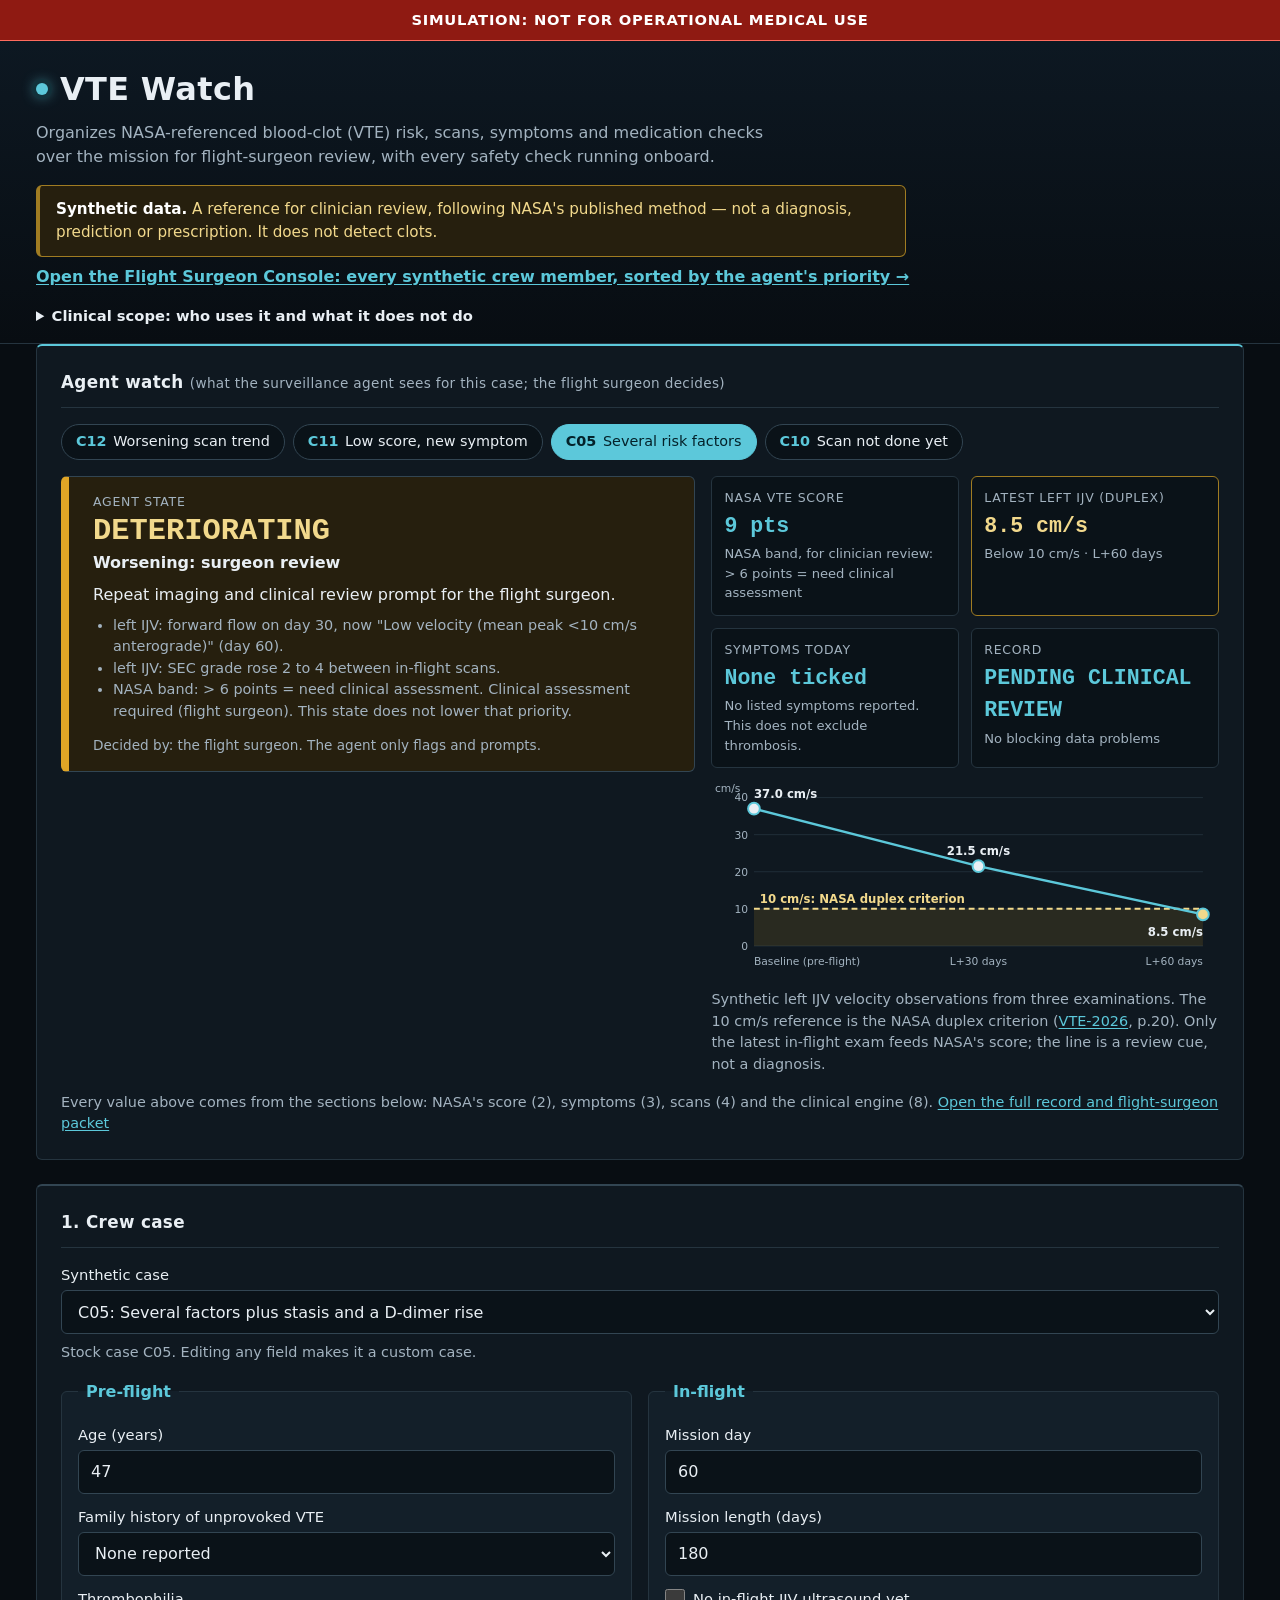
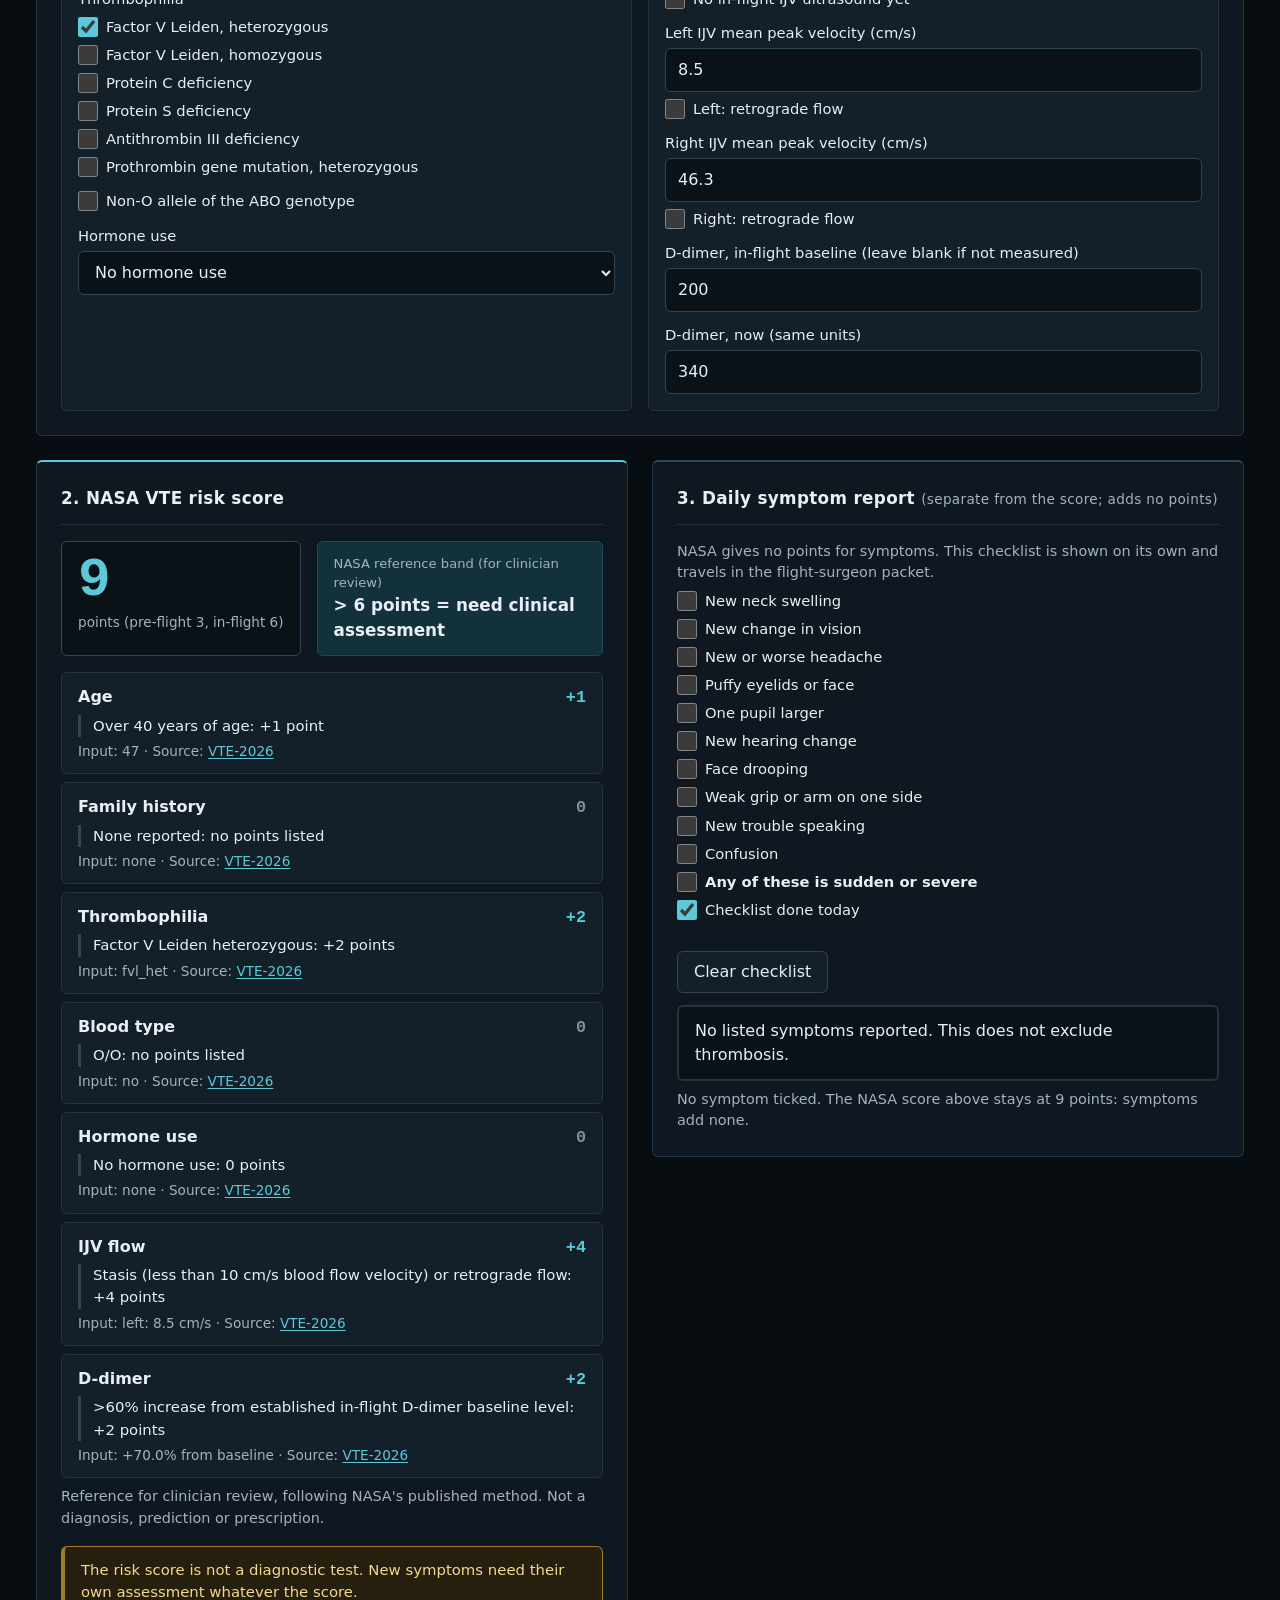
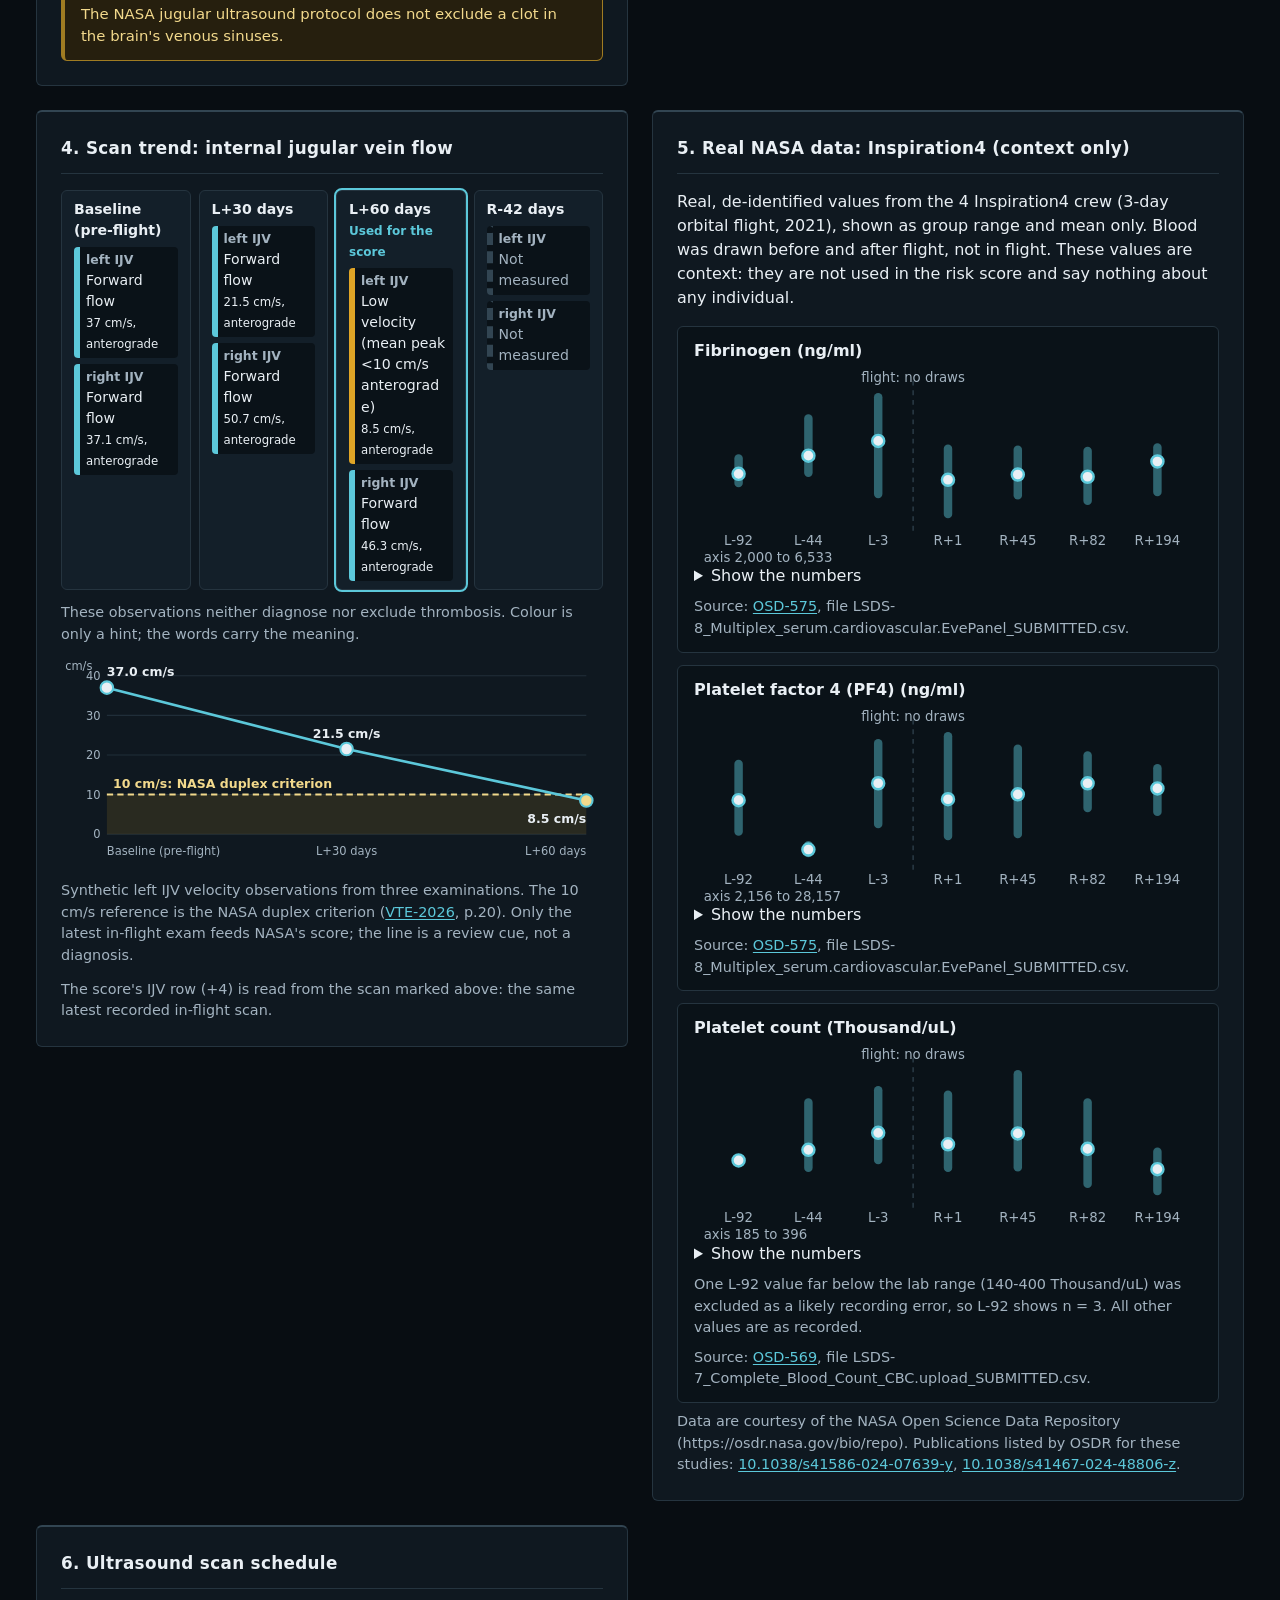
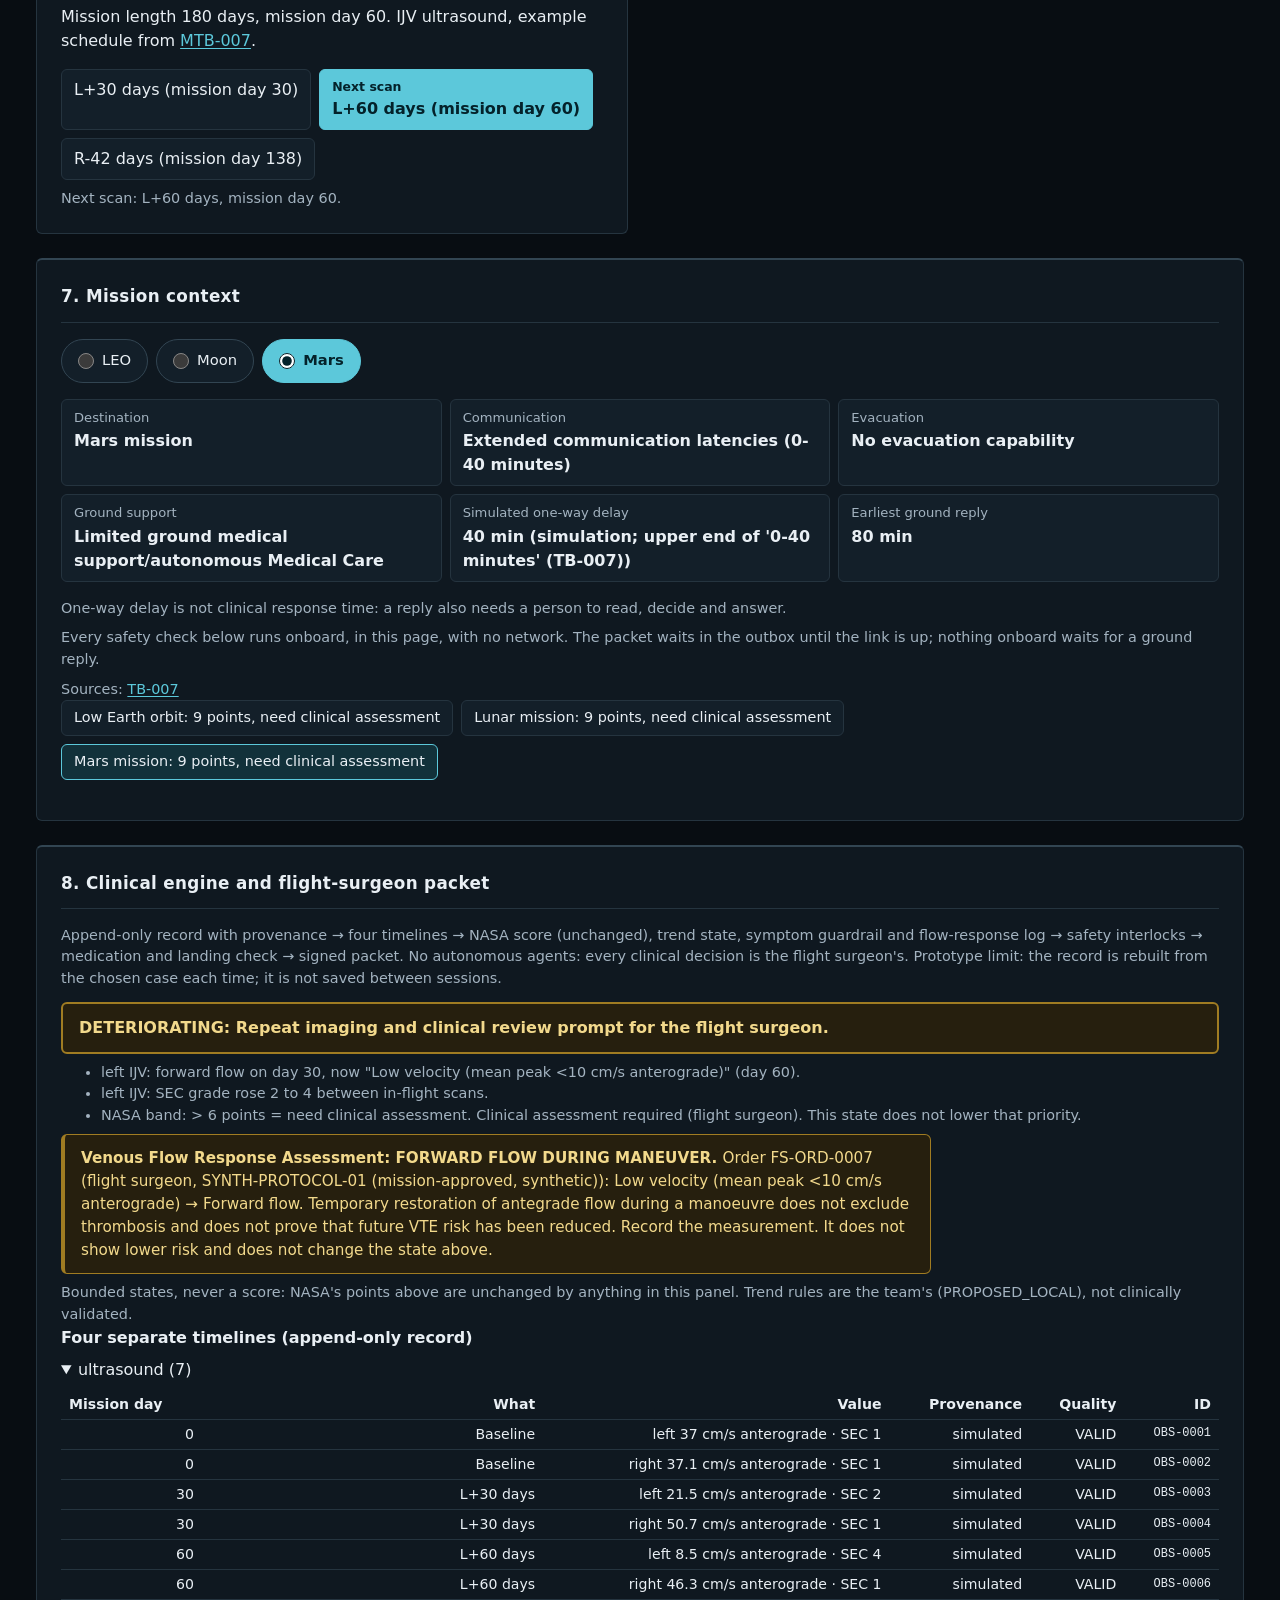
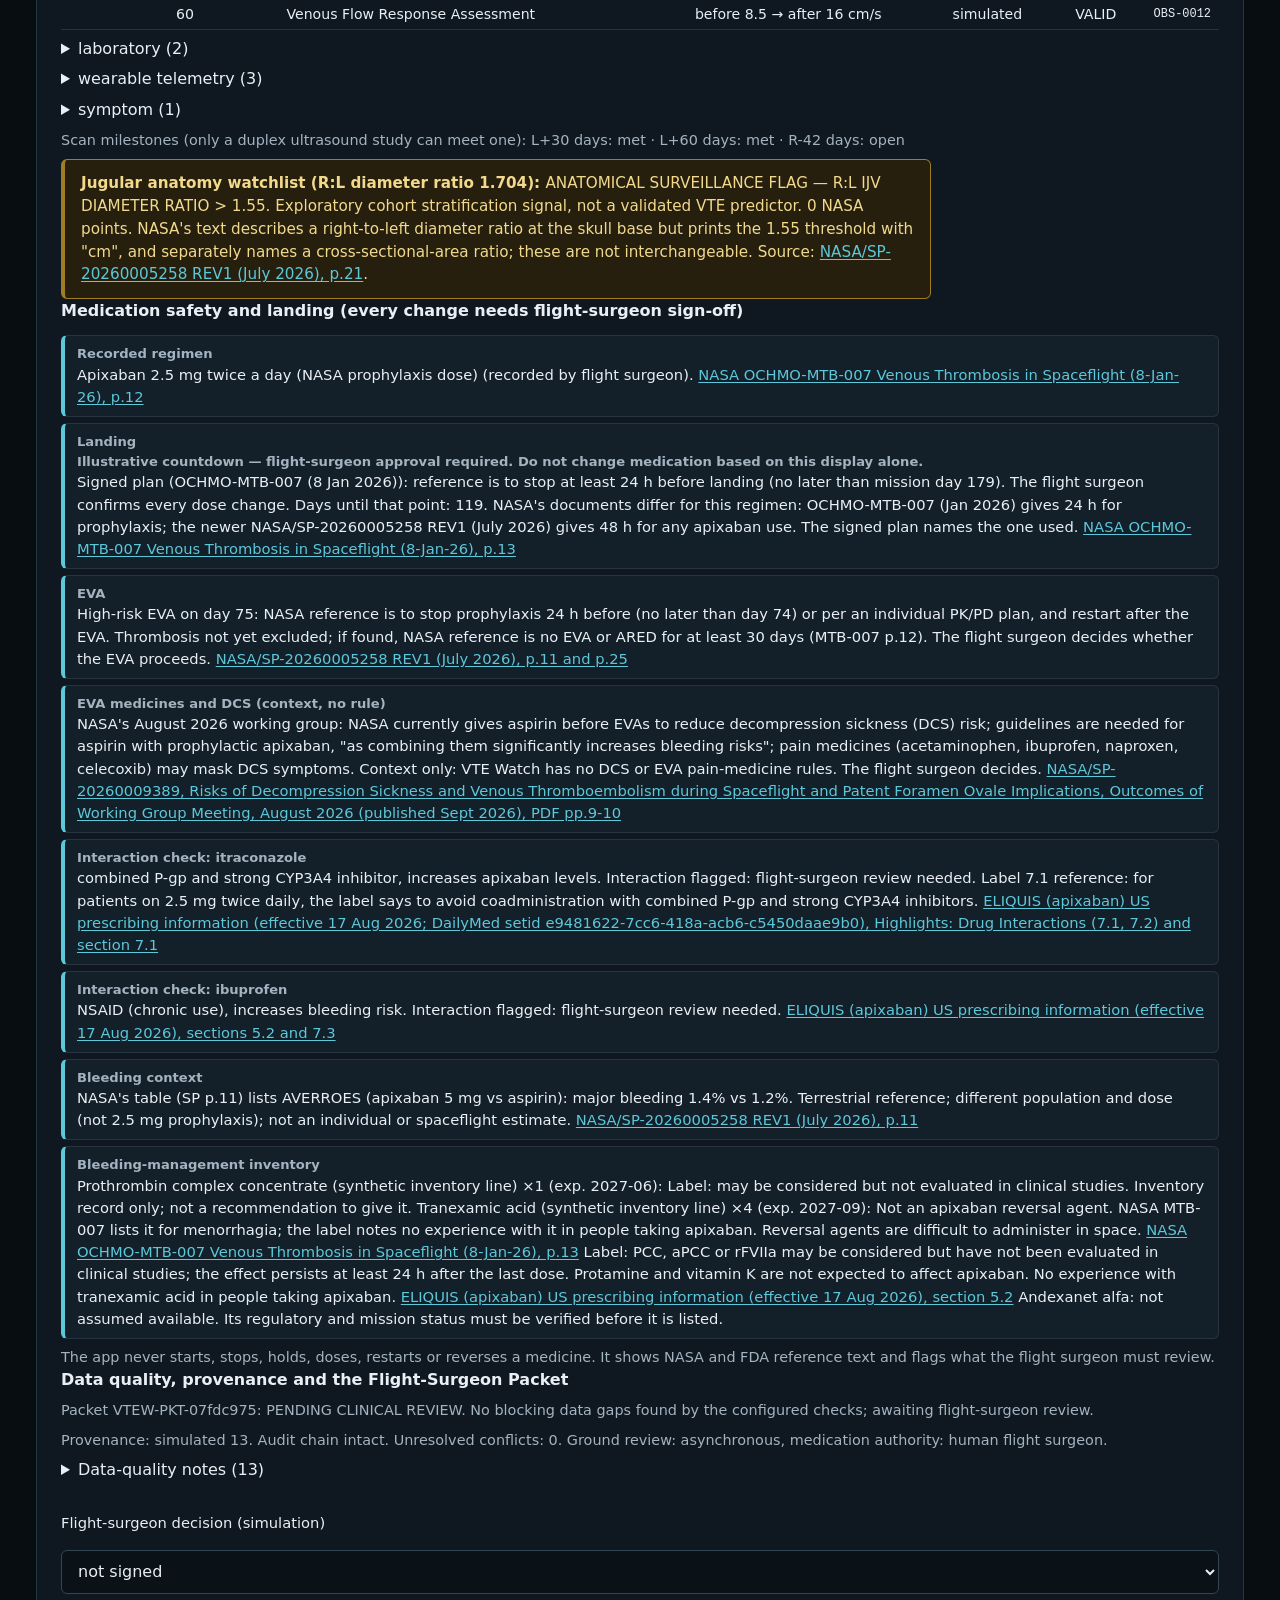
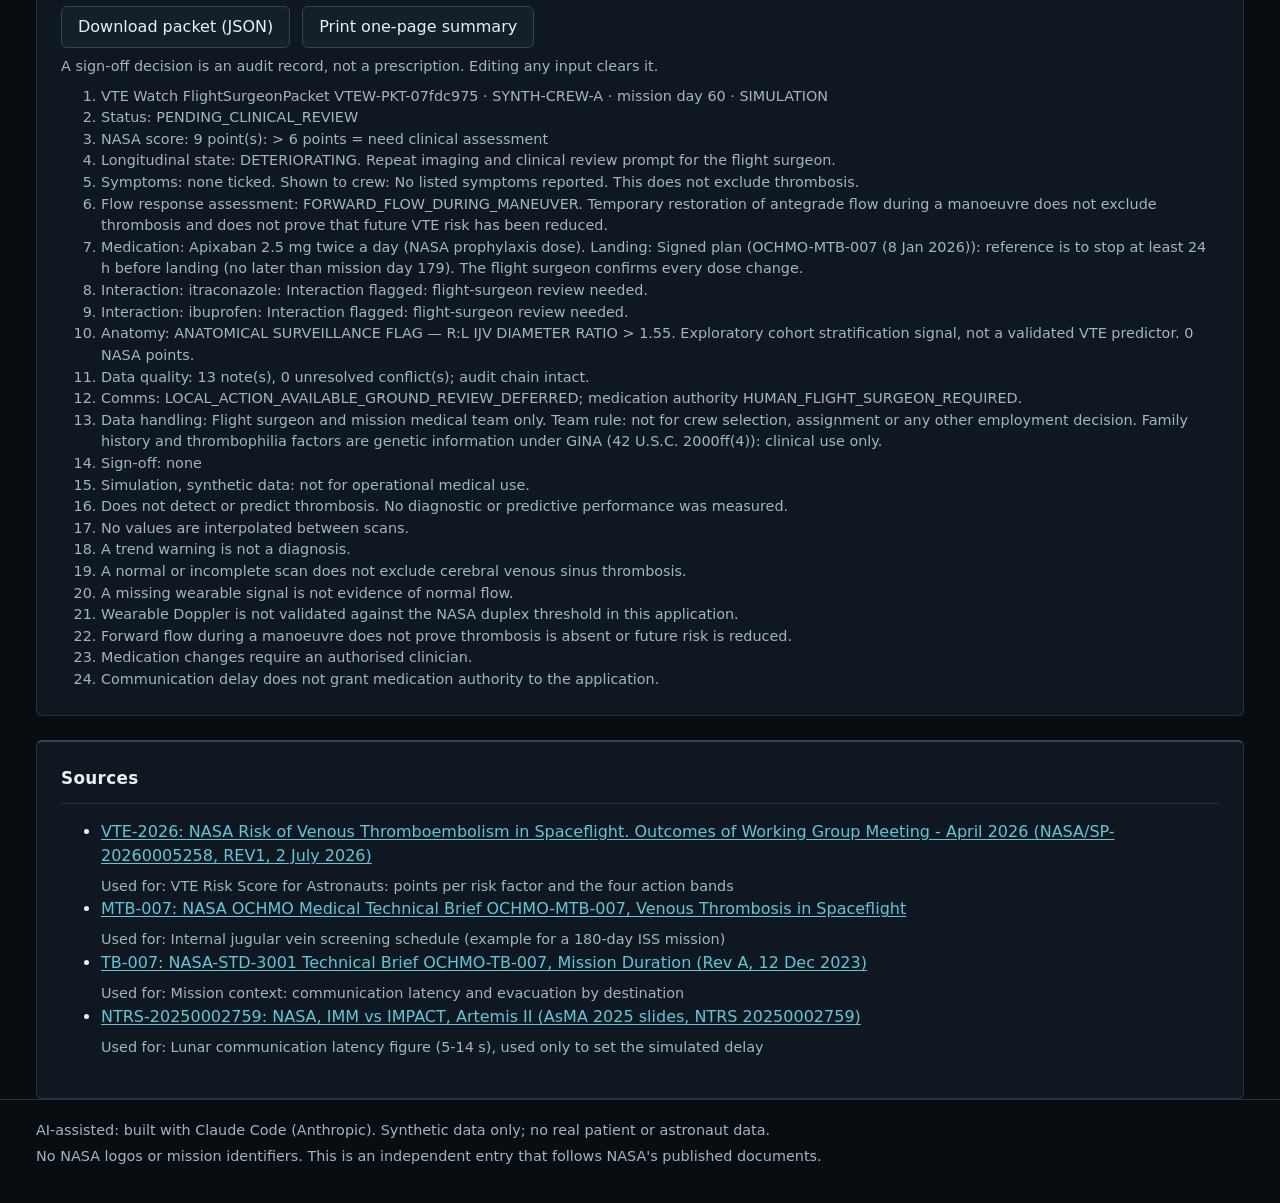
<file: site/index.html>
<!doctype html>
<!-- AI-assisted: written with Claude Code (Anthropic) for the NASA Space Apps 2026 entry. Synthetic data only. -->
<html lang="en">
<head>
<meta charset="utf-8">
<meta name="viewport" content="width=device-width, initial-scale=1">
<meta name="color-scheme" content="dark">
<title>VTE Watch</title>
<meta name="description" content="Organizes NASA-referenced blood-clot (VTE) risk, scans, symptoms and medication checks over the mission for flight-surgeon review, with every safety check running onboard. Synthetic data.">
<link rel="icon" href="data:image/svg+xml,%3Csvg xmlns=%27http://www.w3.org/2000/svg%27 viewBox=%270 0 16 16%27%3E%3Ccircle cx=%278%27 cy=%278%27 r=%277%27 fill=%27%235cc8da%27/%3E%3C/svg%3E">
<link rel="stylesheet" href="style.css">
</head>
<body>
<div class="sim-banner" role="note"><strong>SIMULATION: NOT FOR OPERATIONAL MEDICAL USE</strong></div>
<header class="top">
  <div class="wrap">
    <h1 id="app-name">VTE Watch</h1>
    <p class="purpose">Organizes NASA-referenced blood-clot (VTE) risk, scans, symptoms and medication checks over the mission for flight-surgeon review, with every safety check running onboard.</p>
    <p class="notice" role="note"><strong>Synthetic data.</strong> A reference for clinician review, following NASA's published method &mdash; not a diagnosis, prediction or prescription. It does not detect clots.</p>
    <p class="console-link"><a href="console.html">Open the Flight Surgeon Console: every synthetic crew member, sorted by the agent's priority &rarr;</a></p>
    <details class="scope">
      <summary>Clinical scope: who uses it and what it does not do</summary>
      <ul>
        <li><strong>Astronaut:</strong> fills in the daily symptom checklist; an emergency symptom gets the onboard emergency instruction at once, without waiting for the ground. Cannot change rules, clear an alert or approve medication.</li>
        <li><strong>Crew medical officer:</strong> enters ultrasound and lab results.</li>
        <li><strong>Flight surgeon:</strong> reviews the packet and signs the decision. Every medication and clinical decision is theirs.</li>
      </ul>
      <p>It does not diagnose DVT, IJV thrombosis or cerebral venous sinus thrombosis; treat the NASA score as a validated probability; fill gaps between scans or read missing data as normal; rule out thrombosis when no symptoms are ticked; or start, dose, stop, hold or reverse anticoagulation. Built for crew in a mission medical surveillance programme only, not for patients on Earth or children. Approval level reached: synthetic-data demonstration only.</p>
    </details>
  </div>
</header>

<main class="wrap">
  <section aria-labelledby="h-watch" id="watch" class="watch">
    <h2 id="h-watch">Agent watch <span class="tagline">(what the surveillance agent sees for this case; the flight surgeon decides)</span></h2>
    <div class="chips" role="group" aria-label="Demo cases" id="watch-chips"></div>
    <div id="watch-out"></div>
  </section>
  <section aria-labelledby="h-input">
    <h2 id="h-input">1. Crew case</h2>
    <div class="field">
      <label for="case-pick">Synthetic case</label>
      <select id="case-pick"></select>
      <p class="hint" id="case-note"></p>
    </div>
    <form id="form" class="grid" autocomplete="off" novalidate>
      <fieldset>
        <legend>Pre-flight</legend>
        <div class="field"><label for="age">Age (years)</label><input id="age" type="number" inputmode="decimal" step="any"></div>
        <div class="field"><label for="family">Family history of unprovoked VTE</label>
          <select id="family">
            <option value="none">None reported</option>
            <option value="one_under_50">One first-degree relative under 50</option>
            <option value="two_plus">Two or more first-degree relatives (one under 50)</option>
          </select></div>
        <div class="field"><span class="lbl" id="thr-l">Thrombophilia</span>
          <div class="checks" role="group" aria-labelledby="thr-l">
            <label><input type="checkbox" name="thr" value="fvl_het"> Factor V Leiden, heterozygous</label>
            <label><input type="checkbox" name="thr" value="fvl_hom"> Factor V Leiden, homozygous</label>
            <label><input type="checkbox" name="thr" value="protein_c"> Protein C deficiency</label>
            <label><input type="checkbox" name="thr" value="protein_s"> Protein S deficiency</label>
            <label><input type="checkbox" name="thr" value="at3"> Antithrombin III deficiency</label>
            <label><input type="checkbox" name="thr" value="prothrombin_het"> Prothrombin gene mutation, heterozygous</label>
          </div></div>
        <div class="field"><label class="inline"><input id="abo" type="checkbox"> Non-O allele of the ABO genotype</label></div>
        <div class="field"><label for="hormone">Hormone use</label>
          <select id="hormone">
            <option value="none">No hormone use</option>
            <option value="low">Low / no increased risk hormone</option>
            <option value="some">Some increased risk hormone</option>
            <option value="moderate">Moderate increased risk hormone</option>
          </select></div>
      </fieldset>
      <fieldset>
        <legend>In-flight</legend>
        <div class="field"><label for="mission_day">Mission day</label><input id="mission_day" type="number" inputmode="numeric" step="1"></div>
        <div class="field"><label for="mission_days">Mission length (days)</label><input id="mission_days" type="number" inputmode="numeric" step="1"></div>
        <div class="field"><label class="inline"><input id="noscan" type="checkbox"> No in-flight IJV ultrasound yet</label></div>
        <div id="ijv-fields">
          <div class="field"><label for="left_v">Left IJV mean peak velocity (cm/s)</label><input id="left_v" type="number" inputmode="decimal" step="any">
            <label class="inline"><input id="left_r" type="checkbox"> Left: retrograde flow</label></div>
          <div class="field"><label for="right_v">Right IJV mean peak velocity (cm/s)</label><input id="right_v" type="number" inputmode="decimal" step="any">
            <label class="inline"><input id="right_r" type="checkbox"> Right: retrograde flow</label></div>
        </div>
        <div class="field"><label for="ddb">D-dimer, in-flight baseline (leave blank if not measured)</label><input id="ddb" type="number" inputmode="decimal" step="any"></div>
        <div class="field"><label for="ddn">D-dimer, now (same units)</label><input id="ddn" type="number" inputmode="decimal" step="any"></div>
      </fieldset>
    </form>
  </section>

  <section aria-labelledby="h-score">
    <h2 id="h-score">2. NASA VTE risk score</h2>
    <p id="score-error" class="error" role="alert" hidden></p>
    <div id="score-out"></div>
    <p class="safety" id="score-safety"></p>
  </section>

  <section aria-labelledby="h-sym">
    <h2 id="h-sym">3. Daily symptom report <span class="tagline">(separate from the score; adds no points)</span></h2>
    <p class="hint">NASA gives no points for symptoms. This checklist is shown on its own and travels in the flight-surgeon packet.</p>
    <form id="sym-form" autocomplete="off">
      <div id="sym-checks" class="checks" role="group" aria-label="Symptoms since the last check"></div>
      <label class="inline sev"><input id="sym-severe" type="checkbox"> Any of these is sudden or severe</label>
      <label class="inline"><input id="sym-done" type="checkbox"> Checklist done today</label>
      <div class="flight-bar"><button type="button" id="sym-clear">Clear checklist</button></div>
    </form>
    <div id="sym-out" role="status" aria-live="polite"></div>
  </section>

  <section aria-labelledby="h-trend">
    <h2 id="h-trend">4. Scan trend: internal jugular vein flow</h2>
    <div id="trend-out"></div>
  </section>

  <section aria-labelledby="h-i4">
    <h2 id="h-i4">5. Real NASA data: Inspiration4 (context only)</h2>
    <p id="i4-text">Real, de-identified values from the 4 Inspiration4 crew (3-day orbital flight, 2021), shown as group range and mean only. Blood was drawn before and after flight, not in flight. These values are context: they are not used in the risk score and say nothing about any individual.</p>
    <div id="i4-out"></div>
  </section>

  <section aria-labelledby="h-sched">
    <h2 id="h-sched">6. Ultrasound scan schedule</h2>
    <div id="sched-out"></div>
  </section>

  <section aria-labelledby="h-mission">
    <h2 id="h-mission">7. Mission context</h2>
    <div class="seg" role="radiogroup" aria-label="Mission">
      <label><input type="radio" name="mission" value="leo"> LEO</label>
      <label><input type="radio" name="mission" value="moon"> Moon</label>
      <label><input type="radio" name="mission" value="mars"> Mars</label>
    </div>
    <div id="mission-out"></div>
  </section>

  <section aria-labelledby="h-v3" id="v3">
    <h2 id="h-v3">8. Clinical engine and flight-surgeon packet</h2>
    <p class="hint">Append-only record with provenance &rarr; four timelines &rarr; NASA score (unchanged), trend state, symptom guardrail and flow-response log &rarr; safety interlocks &rarr; medication and landing check &rarr; signed packet. No autonomous agents: every clinical decision is the flight surgeon's. Prototype limit: the record is rebuilt from the chosen case each time; it is not saved between sessions.</p>
    <div id="v3-out"></div>
  </section>

  <section aria-labelledby="h-src">
    <h2 id="h-src">Sources</h2>
    <ul id="sources" class="sources"></ul>
  </section>
</main>

<footer class="foot">
  <div class="wrap">
    <p>AI-assisted: built with Claude Code (Anthropic). Synthetic data only; no real patient or astronaut data.</p>
    <p>No NASA logos or mission identifiers. This is an independent entry that follows NASA's published documents.</p>
  </div>
</footer>
<script type="module" src="app.js"></script>
</body>
</html>
</file>
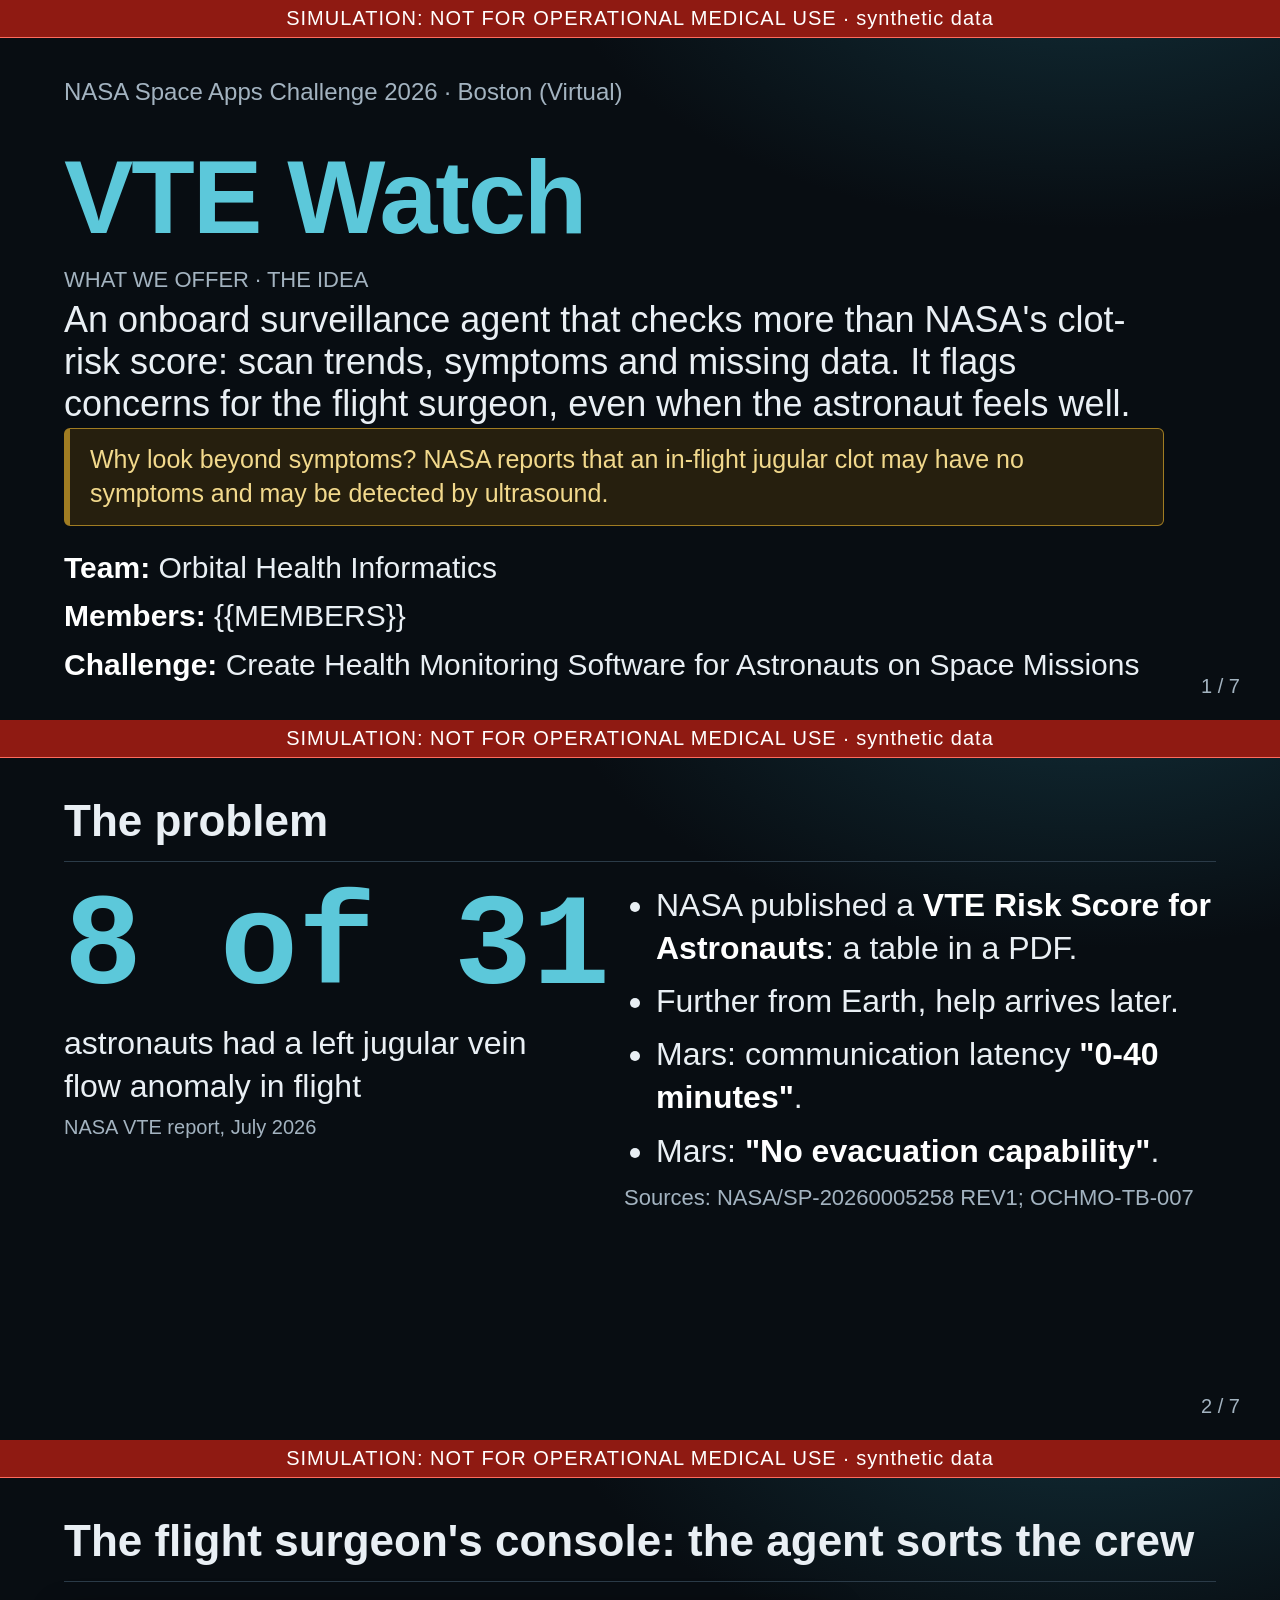
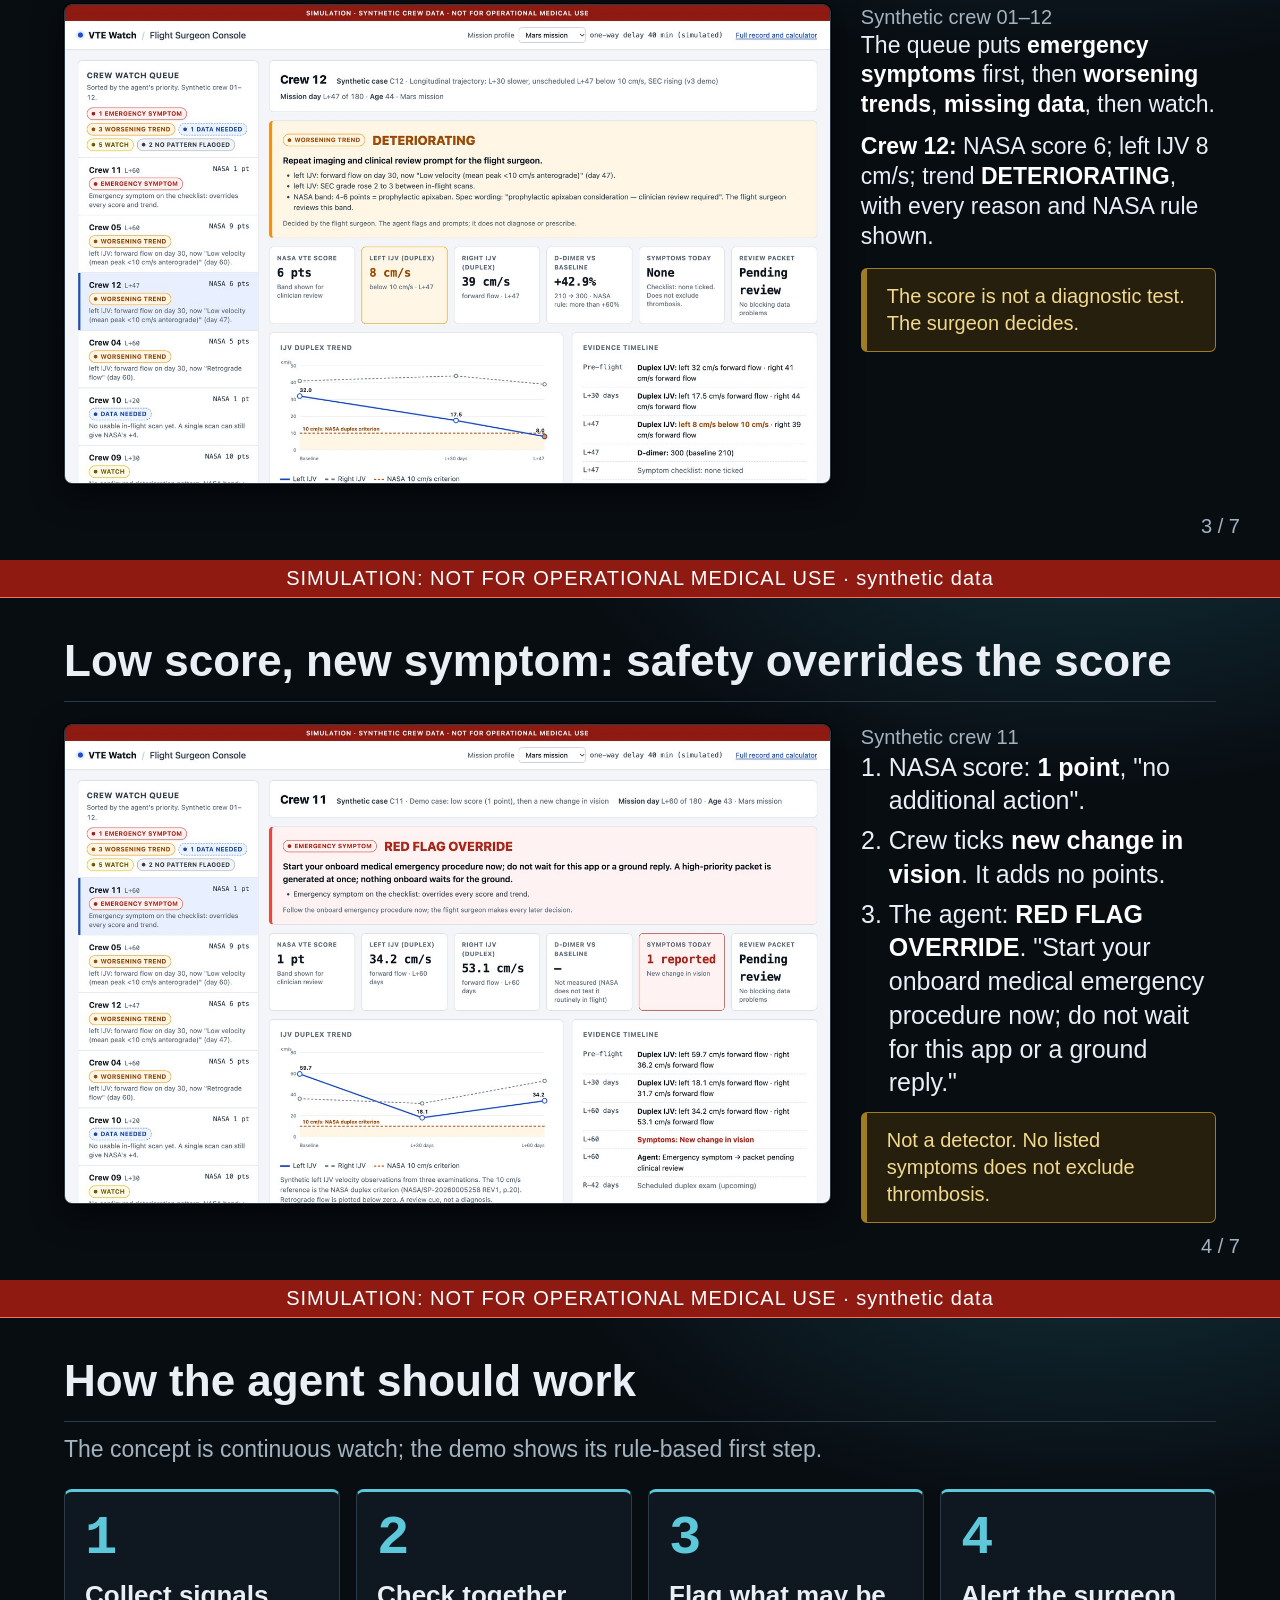
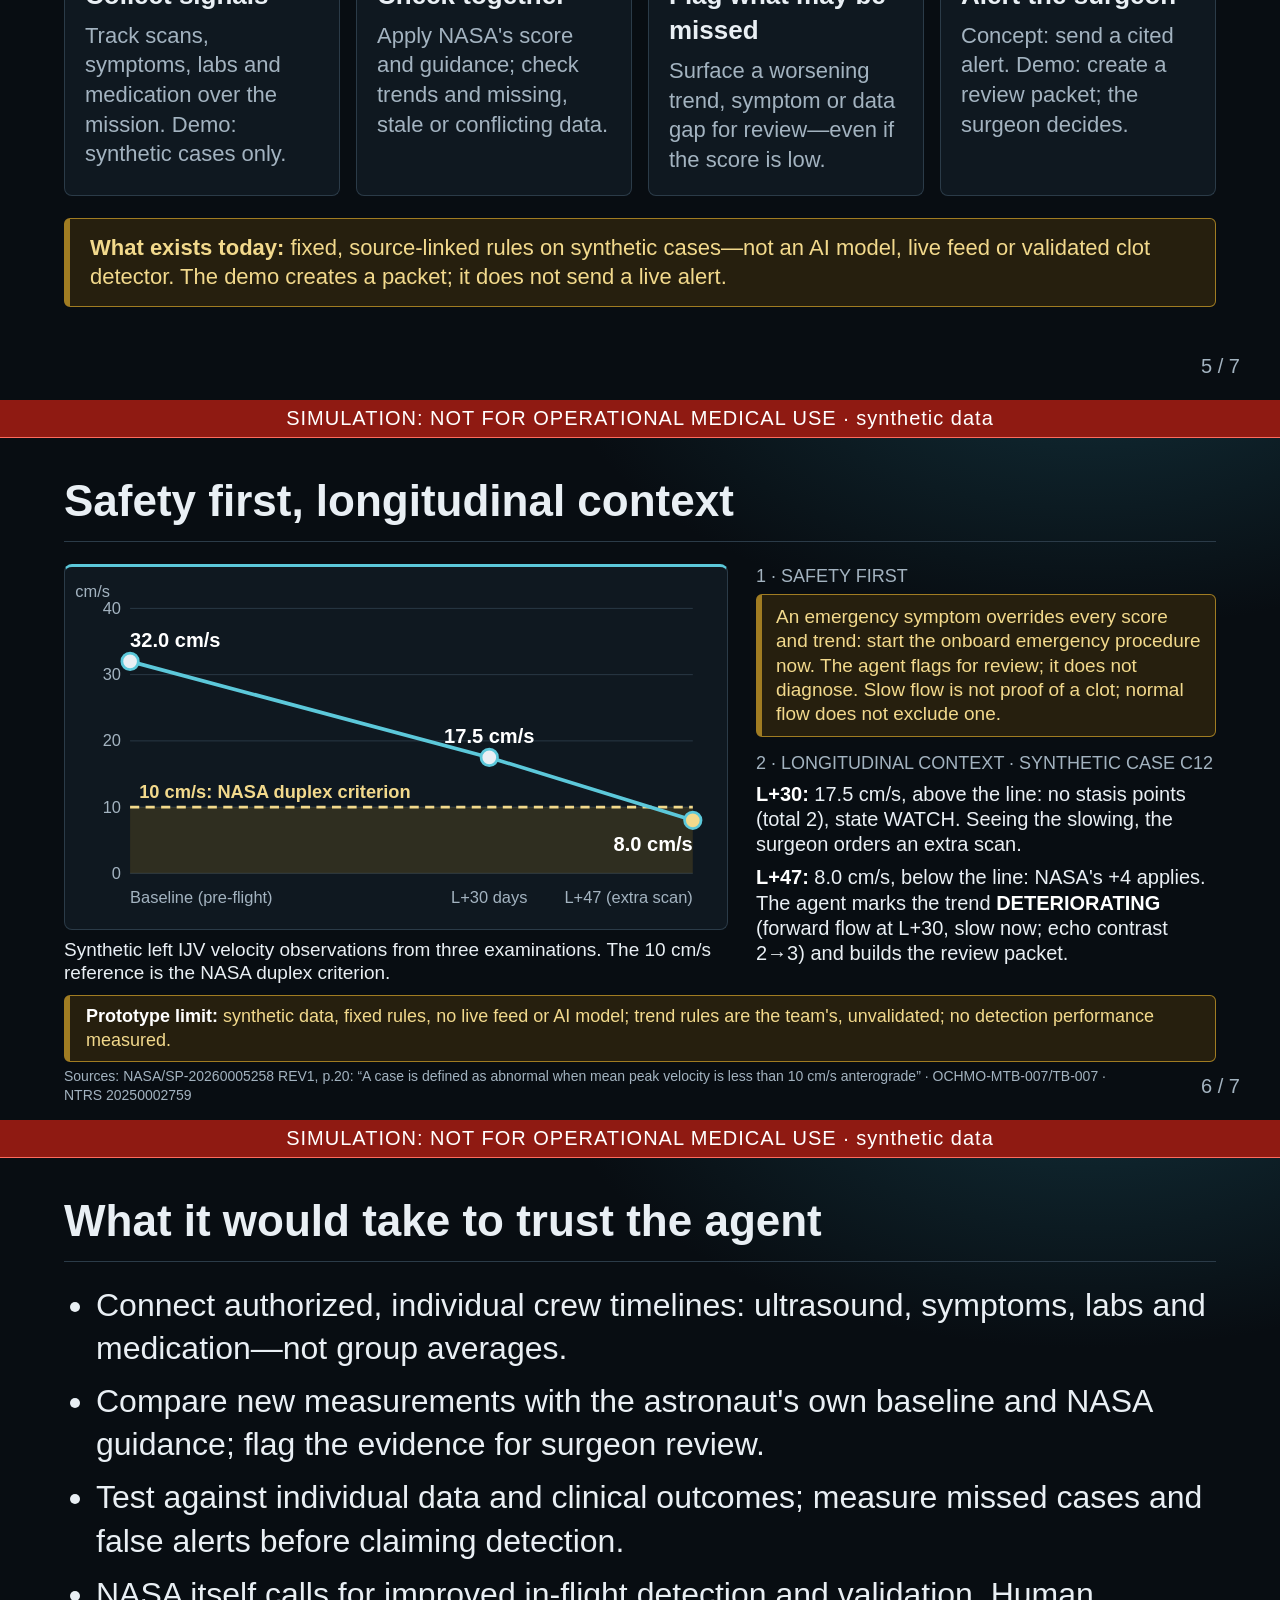
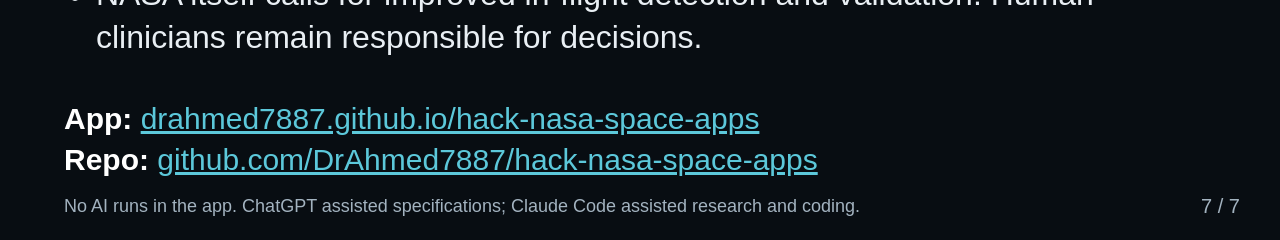
<file: demo/slides.html>
<!doctype html>
<!-- AI-assisted: written with Claude Code (Anthropic). 7-slide demo deck, 1280x720. Names are injected by build.sh from demo/team.local.json (git-ignored). -->
<html lang="en"><head><meta charset="utf-8"><title>VTE Watch demo</title>
<style>@page { size: 1280px 720px; margin: 0 }
:root { --ink:#e9eff4; --muted:#a3b3c0; --teal:#5cc8da; --bg:#080d12; --panel:#0f1820; --line:#2b3b48; --warn:#261f0e; --warn-ink:#f2d98c; --warn-line:#a07c22 }
* { box-sizing: border-box; margin: 0 }
html, body { background: #080d12; -webkit-print-color-adjust: exact; print-color-adjust: exact }
body { font-family: -apple-system, "Helvetica Neue", Arial, sans-serif; color: var(--ink) }
section { width:1280px; height:720px; padding:56px 64px 60px; position:relative; overflow:hidden; background:radial-gradient(900px 500px at 85% -10%, #12303a 0%, transparent 60%), var(--bg); break-after:page; page-break-after:always }
section:last-child { break-after:auto; page-break-after:auto }
h1 { font-size:104px; letter-spacing:-2px; color:var(--teal) }
h2 { font-size:44px; line-height:1.15; margin-bottom:22px; padding-bottom:14px; border-bottom:1px solid var(--line) }
p, li { font-size:32px; line-height:1.35 }
b { color:#fff }
.muted { color:var(--muted) }
.n { position:absolute; right:40px; bottom:22px; font-size:20px; color:var(--muted); font-variant-numeric:tabular-nums }
.foot { position:absolute; left:64px; bottom:22px; font-size:22px; color:var(--muted) }
.big { white-space:nowrap; font-size:130px; font-weight:800; color:var(--teal); line-height:1; font-family:ui-monospace,"SF Mono",Menlo,monospace; font-variant-numeric:tabular-nums }
.cols { display:flex; gap:40px; align-items:flex-start }
.shot { border:1px solid var(--line); border-radius:8px; box-shadow:0 0 0 1px #000, 0 10px 30px rgba(0,0,0,.6); display:block }
.note { background:var(--warn); border:1px solid var(--warn-line); border-left:6px solid var(--warn-line); color:var(--warn-ink); border-radius:6px; padding:14px 20px; font-size:26px }
.box { border:2px solid var(--teal); border-radius:8px; padding:18px 18px; background:var(--panel); font-size:32px; line-height:1.25; text-align:center }
.box small { display:block; font-size:22px; color:var(--muted); margin-top:6px }
.arrow { font-size:26px; color:var(--teal); text-align:center; font-weight:700; line-height:1.1 }
.flow { display:flex; align-items:center; gap:14px }
.kv { display:flex; gap:18px }
.card { background:var(--panel); border:1px solid var(--line); border-top:3px solid var(--teal); border-radius:8px; padding:18px 22px; flex:1; text-align:center }
.card b { display:block; font-size:80px; color:var(--teal); font-family:ui-monospace,"SF Mono",Menlo,monospace }
.card span { font-size:26px; color:var(--muted) }
ul { padding-left:32px }
li { margin-bottom:10px }
a { color:var(--teal) }
ol li { font-size:25px; margin-bottom:6px }
.sim { position:absolute; z-index:10; left:0; right:0; top:0; background:#8f1a12; border-bottom:1px solid #ff6b5e; color:#fff; text-align:center; font-size:20px; padding:7px; letter-spacing:.05em }
.meta p { font-size:30px; margin-bottom:8px }
</style></head><body>

<!-- 1 -->
<section>
  <div class="sim">SIMULATION: NOT FOR OPERATIONAL MEDICAL USE &middot; synthetic data</div>
  <p class="muted" style="font-size:24px; margin-top:20px">NASA Space Apps Challenge 2026 &middot; Boston (Virtual)</p>
  <h1 id="app-name" style="margin-top:30px">VTE Watch</h1>
  <p class="muted" style="font-size:22px; margin:8px 0 2px">WHAT WE OFFER · THE IDEA</p>
  <p style="font-size:36px; line-height:1.16; margin:4px 0 28px; max-width:1100px">An onboard surveillance agent that checks more than NASA's clot-risk score: scan trends, symptoms and missing data. It flags concerns for the flight surgeon, even when the astronaut feels well.</p>
  <p class="note" style="margin:-24px 0 22px; font-size:25px; max-width:1100px">Why look beyond symptoms? NASA reports that an in-flight jugular clot may have no symptoms and may be detected by ultrasound.</p>
  <div class="meta">
    <p><b>Team:</b> Orbital Health Informatics</p>
    <p><b>Members:</b> <span id="members">{{MEMBERS}}</span></p>
    <p><b>Challenge:</b> Create Health Monitoring Software for Astronauts on Space Missions</p>
  </div>
  <div class="n">1 / 7</div>
</section>

<!-- 2 -->
<section>
  <div class="sim">SIMULATION: NOT FOR OPERATIONAL MEDICAL USE &middot; synthetic data</div>
  <h2 style="margin-top:20px">The problem</h2>
  <div class="cols">
    <div style="width:520px"><div class="big">8 of 31</div><p style="margin-top:8px">astronauts had a left jugular vein flow anomaly in flight</p><p class="muted" style="font-size:20px; margin-top:6px">NASA VTE report, July 2026</p></div>
    <div style="flex:1">
      <ul>
        <li>NASA published a <b>VTE Risk Score for Astronauts</b>: a table in a PDF.</li>
        <li>Further from Earth, help arrives later.</li>
        <li>Mars: communication latency <b>"0-40 minutes"</b>.</li>
        <li>Mars: <b>"No evacuation capability"</b>.</li>
      </ul>
      <p class="muted" style="font-size:22px; margin-top:8px">Sources: NASA/SP-20260005258 REV1; OCHMO-TB-007</p>
    </div>
  </div>
  <div class="n">2 / 7</div>
</section>

<!-- 3 -->
<section>
  <div class="sim">SIMULATION: NOT FOR OPERATIONAL MEDICAL USE &middot; synthetic data</div>
  <h2 style="margin-top:20px">The flight surgeon's console: the agent sorts the crew</h2>
  <div class="cols" style="gap:30px">
    <img class="shot" src="shots/console_c12.jpg" style="height:480px" alt="Flight Surgeon Console: crew queue sorted by the agent, Crew 12 detail">
    <div style="flex:1">
      <p class="muted" style="font-size:20px">Synthetic crew 01&ndash;12</p>
      <p style="font-size:23px; line-height:1.3">The queue puts <b>emergency symptoms</b> first, then <b>worsening trends</b>, <b>missing data</b>, then watch.</p>
      <p style="font-size:23px; line-height:1.3; margin-top:12px"><b>Crew 12:</b> NASA score 6; left IJV 8 cm/s; trend <b>DETERIORATING</b>, with every reason and NASA rule shown.</p>
      <p class="note" style="margin-top:16px; font-size:20px">The score is not a diagnostic test. The surgeon decides.</p>
    </div>
  </div>
  <div class="n">3 / 7</div>
</section>

<!-- 4 -->
<section>
  <div class="sim">SIMULATION: NOT FOR OPERATIONAL MEDICAL USE &middot; synthetic data</div>
  <h2 style="margin-top:20px">Low score, new symptom: safety overrides the score</h2>
  <div class="cols" style="gap:30px">
    <img class="shot" src="shots/console_c11.jpg" style="height:480px" alt="Flight Surgeon Console: Crew 11 red flag override">
    <div style="flex:1">
      <p class="muted" style="font-size:20px">Synthetic crew 11</p>
      <ol style="padding-left:28px; font-size:22px; line-height:1.28">
        <li>NASA score: <b>1 point</b>, "no additional action".</li>
        <li>Crew ticks <b>new change in vision</b>. It adds no points.</li>
        <li>The agent: <b>RED FLAG OVERRIDE</b>. "Start your onboard medical emergency procedure now; do not wait for this app or a ground reply."</li>
      </ol>
      <p class="note" style="margin-top:12px; font-size:20px">Not a detector. No listed symptoms does not exclude thrombosis.</p>
    </div>
  </div>
  <div class="n">4 / 7</div>
</section>

<!-- 5 -->
<section>
  <div class="sim">SIMULATION: NOT FOR OPERATIONAL MEDICAL USE &middot; synthetic data</div>
  <h2 style="margin-top:20px">How the agent should work</h2>
  <p class="muted" style="font-size:23px; margin:-10px 0 24px">The concept is continuous watch; the demo shows its rule-based first step.</p>
  <div class="kv" style="gap:16px; margin-top:18px">
    <div class="card" style="text-align:left; min-height:300px; padding:20px">
      <div class="big" style="font-size:54px">1</div>
      <p style="font-size:26px; margin-top:12px"><strong>Collect signals</strong></p>
      <p class="muted" style="font-size:22px; margin-top:8px">Track scans, symptoms, labs and medication over the mission. Demo: synthetic cases only.</p>
    </div>
    <div class="card" style="text-align:left; min-height:300px; padding:20px">
      <div class="big" style="font-size:54px">2</div>
      <p style="font-size:26px; margin-top:12px"><strong>Check together</strong></p>
      <p class="muted" style="font-size:22px; margin-top:8px">Apply NASA's score and guidance; check trends and missing, stale or conflicting data.</p>
    </div>
    <div class="card" style="text-align:left; min-height:300px; padding:20px">
      <div class="big" style="font-size:54px">3</div>
      <p style="font-size:26px; margin-top:12px"><strong>Flag what may be missed</strong></p>
      <p class="muted" style="font-size:22px; margin-top:8px">Surface a worsening trend, symptom or data gap for review—even if the score is low.</p>
    </div>
    <div class="card" style="text-align:left; min-height:300px; padding:20px">
      <div class="big" style="font-size:54px">4</div>
      <p style="font-size:26px; margin-top:12px"><strong>Alert the surgeon</strong></p>
      <p class="muted" style="font-size:22px; margin-top:8px">Concept: send a cited alert. Demo: create a review packet; the surgeon decides.</p>
    </div>
  </div>
  <p class="note" style="margin-top:22px; font-size:22px"><strong>What exists today:</strong> fixed, source-linked rules on synthetic cases—not an AI model, live feed or validated clot detector. The demo creates a packet; it does not send a live alert.</p>
  <div class="n">5 / 7</div>
</section>

<!-- 6 -->
<section>
  <div class="sim">SIMULATION: NOT FOR OPERATIONAL MEDICAL USE &middot; synthetic data</div>
  <h2 style="margin-top:20px">Safety first, longitudinal context</h2>
  <div class="cols" style="gap:28px; margin-top:0">
    <div style="flex:none; width:664px">
      <div class="card" style="text-align:left; padding:14px 10px 6px; flex:none"><svg viewBox="0 0 700 370" width="640" height="338" role="img" aria-label="Synthetic left IJV mean peak velocity: 32.0, 17.5 and 8.0 cm/s at baseline, L+30 and L+47; dashed line at NASA's 10 cm/s duplex criterion">
      <line x1="60" x2="676" y1="320.0" y2="320.0" stroke="#2b3b48"/><text x="50" y="326.0" text-anchor="end" fill="#a3b3c0" font-size="18">0</text><line x1="60" x2="676" y1="247.5" y2="247.5" stroke="#2b3b48"/><text x="50" y="253.5" text-anchor="end" fill="#a3b3c0" font-size="18">10</text><line x1="60" x2="676" y1="175.0" y2="175.0" stroke="#2b3b48"/><text x="50" y="181.0" text-anchor="end" fill="#a3b3c0" font-size="18">20</text><line x1="60" x2="676" y1="102.5" y2="102.5" stroke="#2b3b48"/><text x="50" y="108.5" text-anchor="end" fill="#a3b3c0" font-size="18">30</text><line x1="60" x2="676" y1="30.0" y2="30.0" stroke="#2b3b48"/><text x="50" y="36.0" text-anchor="end" fill="#a3b3c0" font-size="18">40</text>
      <rect x="60" y="247.5" width="616" height="72.5" fill="#a07c22" opacity=".22"/>
      <line x1="60" x2="676" y1="247.5" y2="247.5" stroke="#f2d98c" stroke-width="3" stroke-dasharray="10 7"/>
      <text x="70" y="237.5" fill="#f2d98c" font-size="20" font-weight="700">10 cm/s: NASA duplex criterion</text>
      <polyline points="60.0,88.0 453.2,193.1 676.0,262.0" fill="none" stroke="#5cc8da" stroke-width="4"/>
      <circle cx="60.0" cy="88.0" r="9" fill="#e9eff4" stroke="#5cc8da" stroke-width="3"/><text x="60.0" y="72.0" text-anchor="start" fill="#fff" font-size="22" font-weight="700">32.0 cm/s</text><text x="60.0" y="352" text-anchor="start" fill="#a3b3c0" font-size="18">Baseline (pre-flight)</text><circle cx="453.2" cy="193.1" r="9" fill="#e9eff4" stroke="#5cc8da" stroke-width="3"/><text x="453.2" y="177.1" text-anchor="middle" fill="#fff" font-size="22" font-weight="700">17.5 cm/s</text><text x="453.2" y="352" text-anchor="middle" fill="#a3b3c0" font-size="18">L+30 days</text><circle cx="676.0" cy="262.0" r="9" fill="#f2d98c" stroke="#5cc8da" stroke-width="3"/><text x="676.0" y="296.0" text-anchor="end" fill="#fff" font-size="22" font-weight="700">8.0 cm/s</text><text x="676.0" y="352" text-anchor="end" fill="#a3b3c0" font-size="18">L+47 (extra scan)</text>
      <text x="0" y="18" fill="#a3b3c0" font-size="18">cm/s</text>
    </svg></div>
      <p style="font-size:19px; line-height:1.25; margin-top:8px">Synthetic left IJV velocity observations from three examinations. The 10 cm/s reference is the NASA duplex criterion.</p>
    </div>
    <div style="flex:1">
      <p class="muted" style="font-size:18px; margin-bottom:6px">1 &middot; SAFETY FIRST</p>
      <p class="note" style="font-size:19px; line-height:1.28; padding:10px 14px">An emergency symptom overrides every score and trend: start the onboard emergency procedure now. The agent flags for review; it does not diagnose. Slow flow is not proof of a clot; normal flow does not exclude one.</p>
      <p class="muted" style="font-size:18px; margin:14px 0 6px">2 &middot; LONGITUDINAL CONTEXT &middot; SYNTHETIC CASE C12</p>
      <p style="font-size:20px; line-height:1.26"><b>L+30:</b> 17.5 cm/s, above the line: no stasis points (total 2), state WATCH. Seeing the slowing, the surgeon orders an extra scan.</p>
      <p style="font-size:20px; line-height:1.26; margin-top:8px"><b>L+47:</b> 8.0 cm/s, below the line: NASA's +4 applies. The agent marks the trend <b>DETERIORATING</b> (forward flow at L+30, slow now; echo contrast 2&rarr;3) and builds the review packet.</p>
    </div>
  </div>
  <p class="note" style="margin-top:10px; font-size:18px; padding:8px 16px"><b>Prototype limit:</b> synthetic data, fixed rules, no live feed or AI model; trend rules are the team's, unvalidated; no detection performance measured.</p>
  <p class="muted" style="font-size:14px; margin-top:5px; max-width:1060px">Sources: NASA/SP-20260005258 REV1, p.20: &ldquo;A case is defined as abnormal when mean peak velocity is less than 10 cm/s anterograde&rdquo; &middot; OCHMO-MTB-007/TB-007 &middot; NTRS 20250002759</p>
  <div class="n">6 / 7</div>
</section>

<!-- 7 -->
<section>
  <div class="sim">SIMULATION: NOT FOR OPERATIONAL MEDICAL USE &middot; synthetic data</div>
  <h2 style="margin-top:20px">What it would take to trust the agent</h2>
  <ul style="margin-top:10px">
    <li>Connect authorized, individual crew timelines: ultrasound, symptoms, labs and medication—not group averages.</li>
    <li>Compare new measurements with the astronaut's own baseline and NASA guidance; flag the evidence for surgeon review.</li>
    <li>Test against individual data and clinical outcomes; measure missed cases and false alerts before claiming detection.</li>
    <li>NASA itself calls for improved in-flight detection and validation. Human clinicians remain responsible for decisions.</li>
  </ul>
  <p style="margin-top:40px; font-size:30px"><b>App:</b> <a href="https://drahmed7887.github.io/hack-nasa-space-apps/">drahmed7887.github.io/hack-nasa-space-apps</a></p>
  <p style="font-size:30px"><b>Repo:</b> <a href="https://github.com/DrAhmed7887/hack-nasa-space-apps">github.com/DrAhmed7887/hack-nasa-space-apps</a></p>
  <div class="foot" style="right:140px; font-size:18px; line-height:1.2">No AI runs in the app. ChatGPT assisted specifications; Claude Code assisted research and coding.</div>
  <div class="n">7 / 7</div>
</section>
</body></html>
</file>
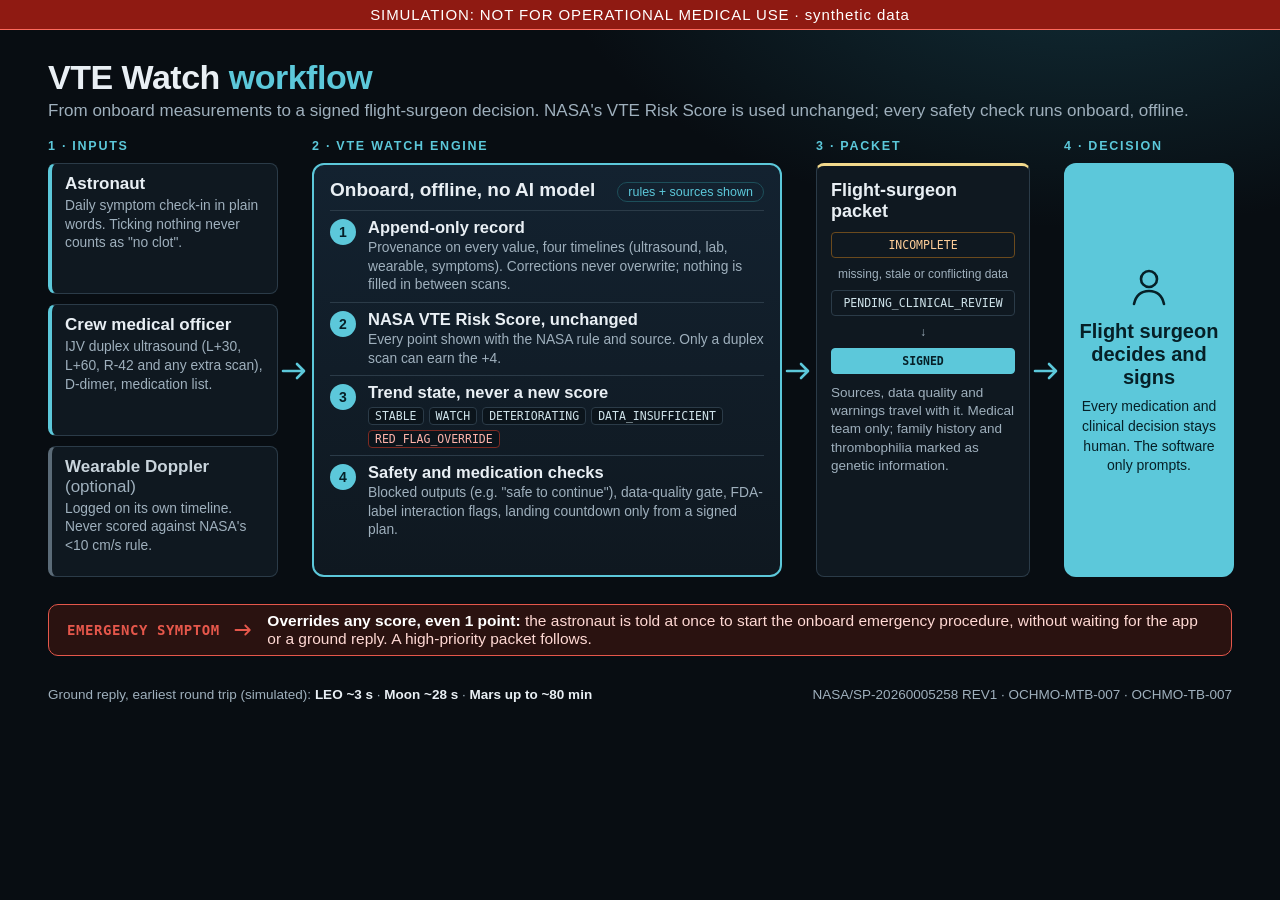
<file: demo/workflow.html>
<!doctype html>
<!-- AI-assisted: written with Claude Code (Anthropic). VTE Watch workflow diagram, 1280x720, same palette as demo/slides.html. Synthetic-data prototype. -->
<html lang="en"><head><meta charset="utf-8"><title>VTE Watch workflow</title>
<style>
@page { size: 1280px 720px; margin: 0 }
:root { --ink:#e9eff4; --muted:#9fb0bd; --teal:#5cc8da; --teal-d:#1d4f5a; --bg:#080d12; --panel:#0f1820; --panel2:#132230; --line:#2b3b48; --red:#e5574b; --red-bg:#2a1210; --gold:#f2d98c }
* { box-sizing:border-box; margin:0 }
html, body { background:var(--bg); -webkit-print-color-adjust:exact; print-color-adjust:exact }
body { font-family:-apple-system,"Helvetica Neue",Arial,sans-serif; color:var(--ink) }
.page { width:1280px; height:720px; position:relative; overflow:hidden; padding:58px 48px 0;
  background:radial-gradient(900px 500px at 85% -10%, #12303a 0%, transparent 60%), var(--bg) }
.sim { position:absolute; left:0; right:0; top:0; background:#8f1a12; border-bottom:1px solid #ff6b5e; color:#fff; text-align:center; font-size:15px; padding:6px; letter-spacing:.06em }
h1 { font-size:34px; letter-spacing:-.5px; margin-bottom:4px }
h1 span { color:var(--teal) }
.sub { color:var(--muted); font-size:17px; margin-bottom:18px }
.grid { display:grid; grid-template-columns:230px 34px 470px 34px 214px 34px 170px; align-items:stretch; height:438px }
.colhead { font-size:12.5px; letter-spacing:.14em; text-transform:uppercase; color:var(--teal); font-weight:700; margin-bottom:10px }
.col { display:flex; flex-direction:column }
.actor { background:var(--panel); border:1px solid var(--line); border-left:4px solid var(--teal); border-radius:8px; padding:10px 13px; margin-bottom:10px; flex:1 }
.actor:last-child { margin-bottom:0 }
.actor b { display:block; font-size:17px; margin-bottom:3px }
.actor p { font-size:13.8px; line-height:1.35; color:var(--muted) }
.actor.dim { border-left-color:#5b6b78 }
.actor.dim b { color:#c9d4dc }
.arrow { display:flex; align-items:center; justify-content:center; padding-top:26px }
.arrow svg { width:30px; height:30px }
.engine { background:linear-gradient(180deg, var(--panel2), var(--panel)); border:2px solid var(--teal); border-radius:12px; padding:14px 16px 12px; height:100% ; display:flex; flex-direction:column }
.engine .tag { display:flex; justify-content:space-between; align-items:baseline; margin-bottom:8px }
.engine .tag b { font-size:19px }
.engine .tag span { font-size:12.5px; color:var(--teal); border:1px solid var(--teal-d); border-radius:20px; padding:2px 10px }
.step { display:flex; gap:12px; align-items:flex-start; padding:7px 0; border-top:1px solid var(--line) }
.step:first-of-type { border-top:none }
.num { flex:none; width:26px; height:26px; border-radius:50%; background:var(--teal); color:#062027; font-weight:800; font-size:14px; display:flex; align-items:center; justify-content:center; margin-top:1px }
.step b { font-size:16.5px; display:block }
.step p { font-size:13.8px; color:var(--muted); line-height:1.35; margin-top:2px }
.chips { display:flex; flex-wrap:wrap; gap:5px; margin-top:5px }
.chip { font-size:11.5px; font-family:ui-monospace,"SF Mono",Menlo,monospace; border:1px solid var(--line); border-radius:4px; padding:1px 6px; color:#cfe3ea; background:#0b141b }
.chip.r { border-color:#7d2a22; color:#ffb4ab }
.packet { background:var(--panel); border:1px solid var(--line); border-top:3px solid var(--gold); border-radius:8px; padding:14px; height:100%; display:flex; flex-direction:column; gap:10px }
.packet b { font-size:18px }
.state { font-family:ui-monospace,"SF Mono",Menlo,monospace; font-size:11.5px; border-radius:4px; padding:5px 8px; text-align:center; border:1px solid var(--line) }
.state.i { color:#ffcf99; border-color:#6b4a1d }
.state.p { color:#cfe3ea }
.state.s { color:#062027; background:var(--teal); border-color:var(--teal); font-weight:700 }
.packet p { font-size:13.5px; color:var(--muted); line-height:1.35 }
.vdots { text-align:center; color:var(--muted); font-size:12px; line-height:1 }
.human { background:var(--teal); color:#062027; border-radius:12px; padding:16px 14px; height:100%; display:flex; flex-direction:column; justify-content:center; text-align:center }
.human .ic { margin:0 auto 10px; width:46px; height:46px }
.human b { font-size:20px; display:block; margin-bottom:8px }
.human p { font-size:14px; line-height:1.4; font-weight:500 }
.redflag { position:absolute; left:48px; right:48px; top:604px; height:52px; border:1.5px solid var(--red); background:var(--red-bg); border-radius:10px; display:flex; align-items:center; gap:14px; padding:0 18px }
.redflag .lbl { font-family:ui-monospace,"SF Mono",Menlo,monospace; font-weight:800; color:var(--red); font-size:14px; letter-spacing:.04em; white-space:nowrap }
.redflag p { font-size:15.5px; color:#ffd9d4 }
.redflag p b { color:#fff }
.foot { position:absolute; left:48px; right:48px; bottom:18px; display:flex; justify-content:space-between; font-size:13.5px; color:var(--muted) }
.foot b { color:var(--ink); font-weight:600 }
</style></head><body>
<div class="page">
  <div class="sim">SIMULATION: NOT FOR OPERATIONAL MEDICAL USE &middot; synthetic data</div>
  <h1>VTE Watch <span>workflow</span></h1>
  <div class="sub">From onboard measurements to a signed flight-surgeon decision. NASA's VTE Risk Score is used unchanged; every safety check runs onboard, offline.</div>

  <div class="grid">
    <div class="col">
      <div class="colhead">1 &middot; Inputs</div>
      <div class="actor"><b>Astronaut</b><p>Daily symptom check-in in plain words. Ticking nothing never counts as "no clot".</p></div>
      <div class="actor"><b>Crew medical officer</b><p>IJV duplex ultrasound (L+30, L+60, R-42 and any extra scan), D-dimer, medication list.</p></div>
      <div class="actor dim"><b>Wearable Doppler <span style="font-weight:400;color:var(--muted)">(optional)</span></b><p>Logged on its own timeline. Never scored against NASA's &lt;10 cm/s rule.</p></div>
    </div>

    <div class="arrow"><svg viewBox="0 0 30 30"><path d="M3 15h20M17 8l7 7-7 7" fill="none" stroke="#5cc8da" stroke-width="2.6" stroke-linecap="round" stroke-linejoin="round"/></svg></div>

    <div class="col">
      <div class="colhead">2 &middot; VTE Watch engine</div>
      <div class="engine">
        <div class="tag"><b>Onboard, offline, no AI model</b><span>rules + sources shown</span></div>
        <div class="step"><div class="num">1</div><div><b>Append-only record</b><p>Provenance on every value, four timelines (ultrasound, lab, wearable, symptoms). Corrections never overwrite; nothing is filled in between scans.</p></div></div>
        <div class="step"><div class="num">2</div><div><b>NASA VTE Risk Score, unchanged</b><p>Every point shown with the NASA rule and source. Only a duplex scan can earn the +4.</p></div></div>
        <div class="step"><div class="num">3</div><div><b>Trend state, never a new score</b>
          <div class="chips"><span class="chip">STABLE</span><span class="chip">WATCH</span><span class="chip">DETERIORATING</span><span class="chip">DATA_INSUFFICIENT</span><span class="chip r">RED_FLAG_OVERRIDE</span></div></div></div>
        <div class="step"><div class="num">4</div><div><b>Safety and medication checks</b><p>Blocked outputs (e.g. "safe to continue"), data-quality gate, FDA-label interaction flags, landing countdown only from a signed plan.</p></div></div>
      </div>
    </div>

    <div class="arrow"><svg viewBox="0 0 30 30"><path d="M3 15h20M17 8l7 7-7 7" fill="none" stroke="#5cc8da" stroke-width="2.6" stroke-linecap="round" stroke-linejoin="round"/></svg></div>

    <div class="col">
      <div class="colhead">3 &middot; Packet</div>
      <div class="packet">
        <b>Flight-surgeon packet</b>
        <div class="state i">INCOMPLETE</div>
        <div class="vdots">missing, stale or conflicting data</div>
        <div class="state p">PENDING_CLINICAL_REVIEW</div>
        <div class="vdots">&darr;</div>
        <div class="state s">SIGNED</div>
        <p>Sources, data quality and warnings travel with it. Medical team only; family history and thrombophilia marked as genetic information.</p>
      </div>
    </div>

    <div class="arrow"><svg viewBox="0 0 30 30"><path d="M3 15h20M17 8l7 7-7 7" fill="none" stroke="#5cc8da" stroke-width="2.6" stroke-linecap="round" stroke-linejoin="round"/></svg></div>

    <div class="col">
      <div class="colhead">4 &middot; Decision</div>
      <div class="human">
        <svg class="ic" viewBox="0 0 46 46"><circle cx="23" cy="15" r="8" fill="none" stroke="#062027" stroke-width="2.6"/><path d="M8 40c2-9 8-13 15-13s13 4 15 13" fill="none" stroke="#062027" stroke-width="2.6" stroke-linecap="round"/></svg>
        <b>Flight surgeon decides and signs</b>
        <p>Every medication and clinical decision stays human. The software only prompts.</p>
      </div>
    </div>
  </div>

  <div class="redflag">
    <span class="lbl">EMERGENCY SYMPTOM</span>
    <svg width="26" height="18" viewBox="0 0 26 18"><path d="M2 9h18M15 3l6 6-6 6" fill="none" stroke="#e5574b" stroke-width="2.4" stroke-linecap="round" stroke-linejoin="round"/></svg>
    <p><b>Overrides any score, even 1 point:</b> the astronaut is told at once to start the onboard emergency procedure, without waiting for the app or a ground reply. A high-priority packet follows.</p>
  </div>

  <div class="foot">
    <span>Ground reply, earliest round trip (simulated): <b>LEO ~3 s</b> &middot; <b>Moon ~28 s</b> &middot; <b>Mars up to ~80 min</b></span>
    <span>NASA/SP-20260005258 REV1 &middot; OCHMO-MTB-007 &middot; OCHMO-TB-007</span>
  </div>
</div>
</body></html>
</file>
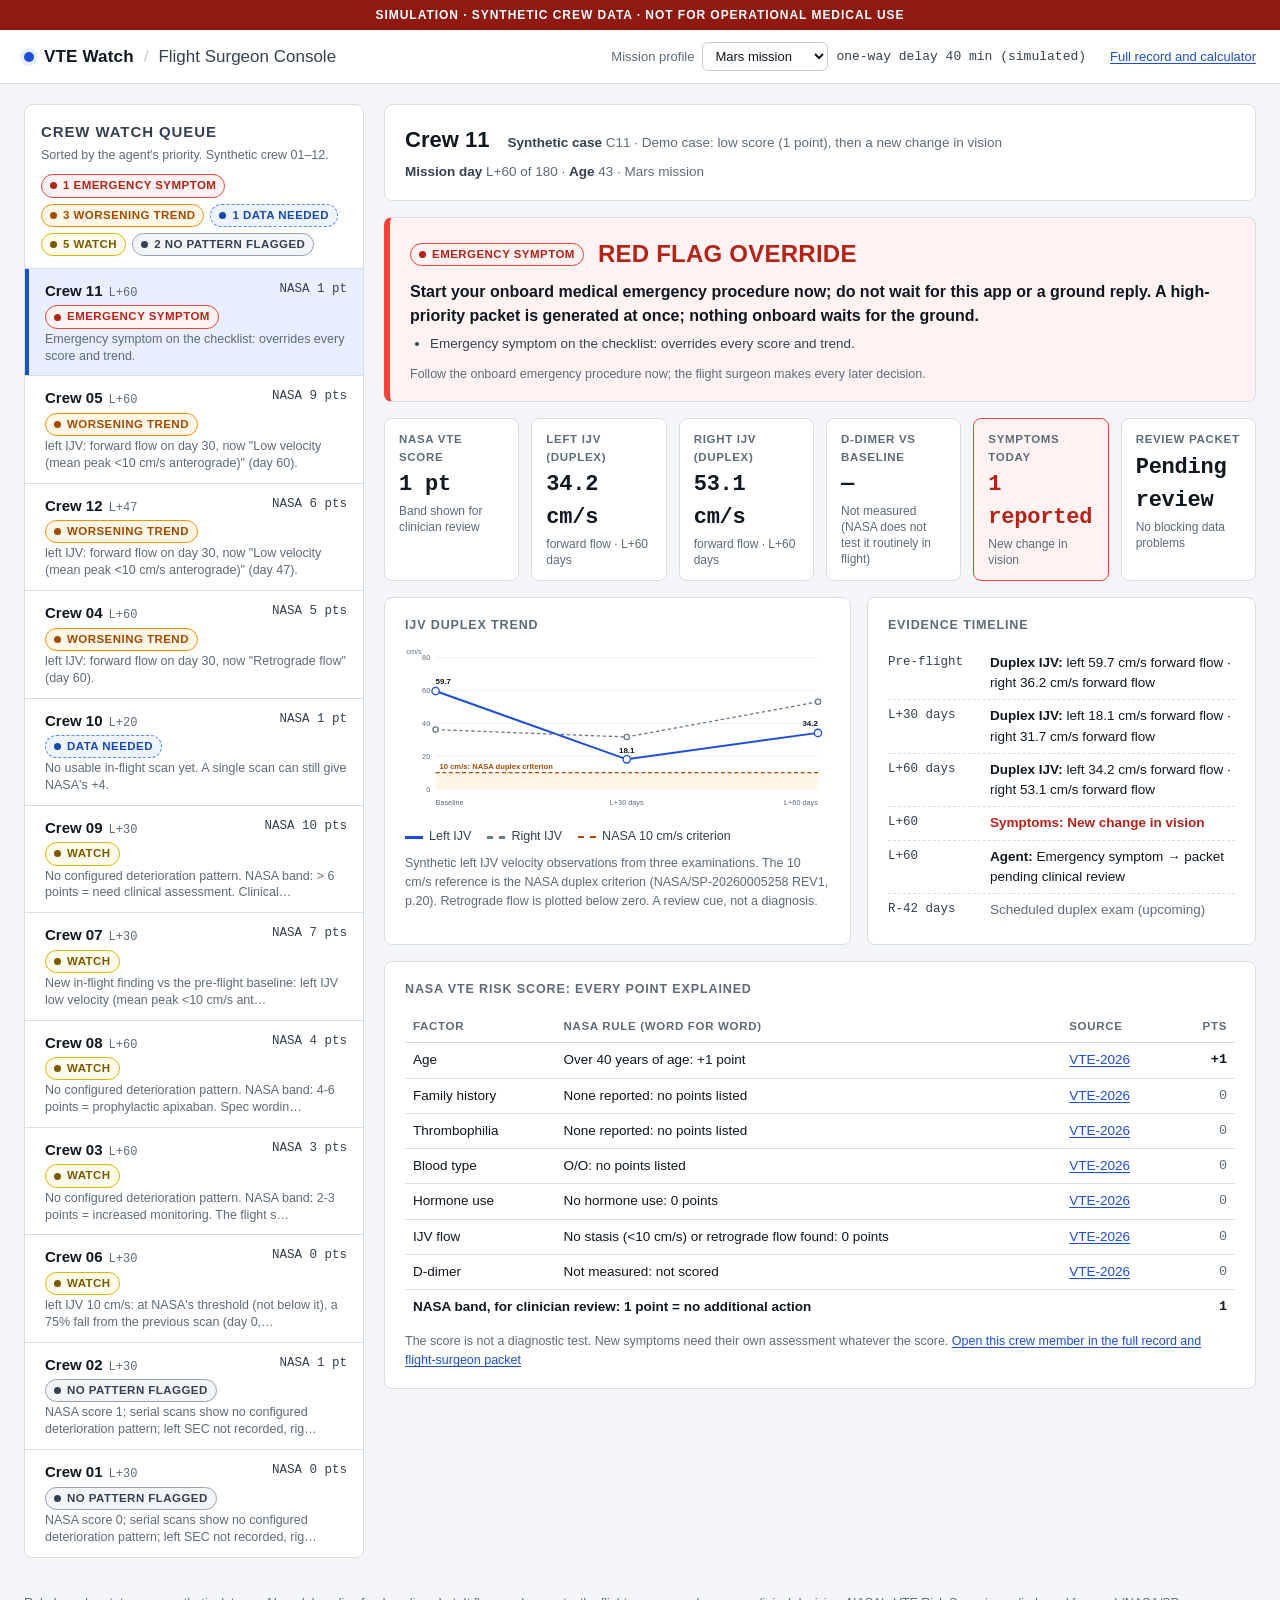
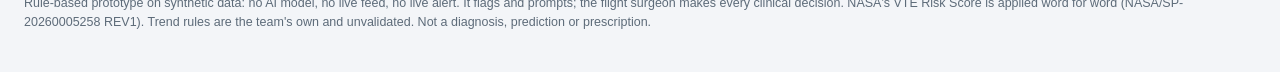
<file: site/console.html>
<!doctype html>
<!-- AI-assisted: written with Claude Code (Anthropic) for the NASA Space Apps 2026 entry. Synthetic data only. -->
<html lang="en">
<head>
<meta charset="utf-8">
<meta name="viewport" content="width=device-width, initial-scale=1">
<title>VTE Watch · Flight Surgeon Console</title>
<meta name="description" content="Simulation: a flight-surgeon review console for the VTE Watch surveillance agent, on synthetic crew data.">
<link rel="icon" href="data:image/svg+xml,%3Csvg xmlns=%27http://www.w3.org/2000/svg%27 viewBox=%270 0 16 16%27%3E%3Ccircle cx=%278%27 cy=%278%27 r=%277%27 fill=%27%231d4ed8%27/%3E%3C/svg%3E">
<link rel="stylesheet" href="console.css">
</head>
<body>
<div class="sim" role="note">SIMULATION · SYNTHETIC CREW DATA · NOT FOR OPERATIONAL MEDICAL USE</div>
<header class="bar">
  <div class="brand"><span class="dot" aria-hidden="true"></span><span class="name">VTE Watch</span><span class="sep" aria-hidden="true">/</span><span class="role">Flight Surgeon Console</span></div>
  <div class="ctx">
    <label for="mission">Mission profile</label>
    <select id="mission"></select>
    <span class="delay" id="delay"></span>
  </div>
  <nav class="links"><a href="./">Full record and calculator</a></nav>
</header>

<main class="layout">
  <aside class="queue" aria-labelledby="q-h">
    <div class="q-head">
      <h1 id="q-h">Crew watch queue</h1>
      <p class="q-sub">Sorted by the agent's priority. Synthetic crew 01–12.</p>
      <div class="q-counts" id="counts"></div>
    </div>
    <ol class="q-list" id="queue"></ol>
  </aside>

  <section class="detail" aria-live="off" id="detail" aria-label="Selected crew member"></section>
</main>

<footer class="foot">
  <p>Rule-based prototype on synthetic data: no AI model, no live feed, no live alert. It flags and prompts; the flight surgeon makes every clinical decision. NASA's VTE Risk Score is applied word for word (NASA/SP-20260005258 REV1). Trend rules are the team's own and unvalidated. Not a diagnosis, prediction or prescription.</p>
</footer>
<script type="module" src="console.js"></script>
</body>
</html>
</file>
<file: site/style.css>
/* AI-assisted: written with Claude Code (Anthropic) for the NASA Space Apps 2026 entry. */
/* Mission-control theme: one dark scheme on purpose (a console for low light), one accent (cyan).
   Red is only for the simulation banner and the emergency message; amber only for cautions the app already shows. */
:root {
  color-scheme: dark;
  --bg: #080d12; --panel: #0f1820; --panel-2: #131f29; --inset: #0a1218;
  --ink: #e9eff4; --muted: #a3b3c0; --line: #25343f; --line-2: #324552;
  --accent: #5cc8da; --accent-ink: #04222a; --soft: #12313a;
  --warn-bg: #261f0e; --warn-line: #a07c22; --warn-ink: #f2d98c;
  --err: #ffb4ab; --err-bg: #3b1613; --err-line: #e5584b; --banner: #8f1a12;
  --pt0: #7f909d; --pt: #5cc8da; --focus: #ffd166;
  --s1: 4px; --s2: 8px; --s3: 12px; --s4: 16px; --s5: 24px; --s6: 32px;
  --radius: 6px; --gutter: 16px;
  --mono: ui-monospace, "SF Mono", SFMono-Regular, Menlo, Consolas, monospace;
}
* { box-sizing: border-box; }
html { -webkit-text-size-adjust: 100%; }
body { margin: 0; background: var(--bg); color: var(--ink); font: 16px/1.5 system-ui, -apple-system, "Segoe UI", Roboto, sans-serif; overflow-wrap: anywhere; font-variant-numeric: tabular-nums; }
.wrap { max-width: 1240px; margin: 0 auto; padding: 0 var(--gutter); }

/* Banner: permanent, not dismissible */
.sim-banner { background: var(--banner); color: #fff; text-align: center; padding: 9px var(--gutter); font-size: 0.92rem; letter-spacing: 0.05em; position: sticky; top: 0; z-index: 10; border-bottom: 1px solid #ff6b5e; }

/* Header bar */
.top { background: linear-gradient(180deg, #0d1822, var(--bg)); border-bottom: 1px solid var(--line); padding: var(--s5) 0 var(--s4); }
.top .wrap { display: grid; gap: var(--s2); }
h1 { margin: 0; font-size: 2rem; letter-spacing: 0.01em; display: flex; align-items: center; gap: var(--s3); }
h1::before { content: ""; width: 12px; height: 12px; border-radius: 50%; background: var(--accent); box-shadow: 0 0 0 4px var(--soft), 0 0 14px var(--accent); flex: none; }
h2 { font-size: 1.05rem; margin: 0 0 var(--s4); padding-bottom: var(--s3); border-bottom: 1px solid var(--line); letter-spacing: 0.02em; }
h3 { font-size: 1rem; margin: 0 0 var(--s2); }
.purpose { margin: 0; color: var(--muted); max-width: 72ch; }
.notice { margin: var(--s2) 0 0; padding: var(--s3) var(--s4); background: var(--warn-bg); border: 1px solid var(--warn-line); border-left-width: 4px; border-radius: var(--radius); font-size: 0.95rem; color: var(--warn-ink); max-width: 90ch; }
.notice strong { color: #fff; }

/* Dashboard grid */
main { padding-top: var(--s5); padding-bottom: var(--s6); display: grid; gap: var(--s4); grid-template-columns: minmax(0, 1fr); align-items: start; }
section { background: var(--panel); border: 1px solid var(--line); border-top: 2px solid var(--line-2); border-radius: var(--radius); padding: var(--s4); margin: 0; min-width: 0; }
section[aria-labelledby="h-score"] { border-top-color: var(--accent); }
@media (min-width: 1100px) {
  main { grid-template-columns: repeat(2, minmax(0, 1fr)); gap: var(--s5); }
  section { padding: var(--s5); }
  section[aria-labelledby="h-watch"], section[aria-labelledby="h-input"], section[aria-labelledby="h-mission"], section[aria-labelledby="h-v3"], section[aria-labelledby="h-src"] { grid-column: 1 / -1; }
}
.hint { color: var(--muted); font-size: 0.9rem; margin: var(--s2) 0 0; }
.tagline { font-size: 0.85rem; font-weight: 400; color: var(--muted); }

/* Form */
.grid { display: grid; gap: var(--s4); grid-template-columns: 1fr; margin-top: var(--s4); }
@media (min-width: 760px) { .grid { grid-template-columns: 1fr 1fr; } }
fieldset { border: 1px solid var(--line); background: var(--panel-2); border-radius: var(--radius); margin: 0; padding: var(--s2) var(--s4) var(--s4); min-width: 0; }
legend { padding: 0 var(--s2); font-weight: 600; color: var(--accent); }
.field { margin: var(--s3) 0 0; }
label, .lbl { display: block; font-size: 0.92rem; margin-bottom: var(--s1); color: var(--ink); }
label.inline, .checks label { display: flex; gap: var(--s2); align-items: flex-start; margin: 6px 0; }
input[type=number], select { width: 100%; max-width: 100%; min-height: 44px; padding: 9px var(--s3); font: inherit; color: var(--ink); background: var(--inset); border: 1px solid var(--line-2); border-radius: var(--radius); }
input[type=number]:hover, select:hover { border-color: var(--muted); }
input[type=checkbox], input[type=radio] { width: 20px; height: 20px; margin: 1px 0 0; accent-color: var(--accent); flex: none; }
:focus-visible { outline: 3px solid var(--focus); outline-offset: 2px; }
.error { background: var(--err-bg); color: var(--err); border: 1px solid var(--err-line); border-radius: var(--radius); padding: var(--s3) var(--s4); margin: 0 0 var(--s3); }
button { font: inherit; color: var(--ink); background: var(--panel-2); border: 1px solid var(--line-2); border-radius: var(--radius); padding: var(--s2) var(--s4); min-height: 40px; cursor: pointer; }
button:hover { border-color: var(--accent); color: #fff; }

/* Score */
.total { display: flex; flex-wrap: wrap; gap: var(--s4); align-items: stretch; margin-bottom: var(--s4); }
.big { font-family: var(--mono); font-size: 3.4rem; font-weight: 700; line-height: 1; color: var(--accent); min-width: 7ch; padding: var(--s3) var(--s4); background: var(--inset); border: 1px solid var(--line-2); border-radius: var(--radius); }
.big small { font-family: system-ui, sans-serif; font-size: 0.85rem; font-weight: 400; color: var(--muted); display: block; margin-top: var(--s2); }
.band { flex: 1 1 240px; background: var(--soft); border: 1px solid #1d4b57; border-radius: var(--radius); padding: var(--s3) var(--s4); }
.band .k { font-size: 0.82rem; color: var(--muted); }
.band .v { font-weight: 600; font-size: 1.05rem; }
.items { list-style: none; margin: 0; padding: 0; display: grid; gap: var(--s2); }
.items li { background: var(--panel-2); border: 1px solid var(--line); border-radius: var(--radius); padding: var(--s3) var(--s4); display: grid; grid-template-columns: 1fr auto; gap: var(--s1) var(--s3); }
.items .g { font-weight: 600; }
.pts { font-family: var(--mono); font-weight: 700; color: var(--pt); text-align: right; white-space: nowrap; font-size: 1.05rem; }
.pts.zero { color: var(--pt0); }
.rule { grid-column: 1 / -1; margin: 0; padding-left: var(--s3); border-left: 3px solid var(--line-2); font-size: 0.93rem; }
.meta { grid-column: 1 / -1; font-size: 0.85rem; color: var(--muted); }
a { color: var(--accent); text-underline-offset: 2px; }
a:hover { color: #9be3ef; }
.flags { margin: var(--s4) 0 0; padding: var(--s3) var(--s4) var(--s3) 28px; background: var(--warn-bg); border: 1px solid var(--warn-line); border-radius: var(--radius); font-size: 0.92rem; color: var(--warn-ink); }
.flags li { margin: 3px 0; }
.safety { margin: var(--s4) 0 0; padding: var(--s3) var(--s4); border: 1px solid var(--warn-line); border-left-width: 4px; background: var(--warn-bg); color: var(--warn-ink); border-radius: var(--radius); font-size: 0.93rem; }

/* Schedule */
.sched { list-style: none; margin: 0; padding: 0; display: flex; flex-wrap: wrap; gap: var(--s2); }
.sched li { background: var(--panel-2); border: 1px solid var(--line); border-radius: var(--radius); padding: var(--s2) var(--s3); }
.sched li.next { background: var(--accent); color: var(--accent-ink); border-color: var(--accent); font-weight: 600; }
.sched .tag { display: block; font-size: 0.78rem; }

/* Mission */
.seg { display: flex; gap: var(--s2); margin-bottom: var(--s4); flex-wrap: wrap; }
.seg label { margin: 0; cursor: pointer; display: flex; gap: var(--s2); align-items: center; min-height: 44px; border: 1px solid var(--line-2); background: var(--panel-2); border-radius: 999px; padding: var(--s2) var(--s4); }
.seg label:has(input:checked) { background: var(--accent); color: var(--accent-ink); border-color: var(--accent); font-weight: 600; }
.seg input { accent-color: var(--accent-ink); width: 16px; height: 16px; margin: 0; }
.ctx { display: grid; gap: var(--s2); grid-template-columns: 1fr; margin: 0 0 var(--s4); }
@media (min-width: 760px) { .ctx { grid-template-columns: repeat(3, 1fr); } }
.ctx div { background: var(--panel-2); border: 1px solid var(--line); border-radius: var(--radius); padding: var(--s2) var(--s3); }
.ctx dt { font-size: 0.82rem; color: var(--muted); }
.ctx dd { margin: 2px 0 0; font-weight: 600; }
.same { display: flex; flex-wrap: wrap; gap: var(--s2); margin: 0 0 var(--s4); }
.same span { border: 1px solid var(--line); background: var(--panel-2); border-radius: var(--radius); padding: 6px var(--s3); font-size: 0.9rem; }
.same span.on { border-color: var(--accent); background: var(--soft); }
@media (prefers-reduced-motion: reduce) { * { scroll-behavior: auto !important; transition: none !important; } }
.flight-bar { display: flex; align-items: center; gap: var(--s3); flex-wrap: wrap; margin-top: 30px; }

/* Symptom report */
.sev { font-weight: 600; margin-top: var(--s3); }
.sym-msg { margin: var(--s3) 0 0; padding: var(--s3) var(--s4); border-radius: var(--radius); border: 2px solid var(--line-2); font-weight: 600; }
.sym-msg.emergency { background: var(--err-bg); border-color: var(--err-line); border-left-width: 8px; color: #ffd9d4; font-size: 1.08rem; }
.sym-msg.report_today { background: var(--warn-bg); border-color: var(--warn-line); color: var(--warn-ink); }
.sym-msg.none_reported, .sym-msg.not_done { background: var(--inset); border-color: var(--line); font-weight: 500; }

/* Trend: colours are hints only, the words carry meaning. Forward flow is neutral cyan, never green. */
.trend { display: grid; grid-template-columns: repeat(4, 1fr); gap: var(--s2); margin: var(--s3) 0; padding: 0; list-style: none; }
@media (max-width: 759px) { .trend { grid-template-columns: 1fr 1fr; } }
.trend li { background: var(--panel-2); border: 1px solid var(--line); border-radius: var(--radius); padding: var(--s2) var(--s3); font-size: 0.88rem; }
.trend .when { font-weight: 700; display: block; }
.trend .side { display: block; margin-top: 6px; padding: var(--s1) 6px; border-left: 6px solid var(--line-2); border-radius: 4px; background: var(--inset); }
.trend .side b { display: block; font-size: 0.78rem; color: var(--muted); font-weight: 600; }
.trend .fwd { border-left-color: var(--accent); }
.trend .low { border-left-color: #e0a526; }
.trend .ret { border-left-color: #e5584b; }
.trend .nm { border-left-style: dashed; color: var(--muted); }
.trend .scored { outline: 2px solid var(--accent); }
.trend .tagx { font-size: 0.75rem; color: var(--accent); font-weight: 700; }
.pkt { margin: var(--s3) 0 0; padding: 0; list-style: none; display: grid; gap: 6px; }
.pkt li { background: var(--panel-2); border: 1px solid var(--line); border-left: 4px solid var(--accent); border-radius: var(--radius); padding: var(--s2) var(--s3); font-size: 0.92rem; }
.pkt b { display: block; font-size: 0.82rem; color: var(--muted); }

.foot { border-top: 1px solid var(--line); padding: var(--s4) 0 var(--s6); color: var(--muted); font-size: 0.9rem; }
.foot p { margin: var(--s1) 0; }
@media (max-width: 480px) { h1 { font-size: 1.6rem; } .big { font-size: 2.8rem; } }

/* Inspiration4 context panel (group summaries only) */
.i4-card { border: 1px solid var(--line); border-radius: var(--radius); background: var(--inset); padding: var(--s3) var(--s4); margin-top: var(--s3); }
.i4-svg { width: 100%; height: auto; display: block; }
.i4-tablewrap { overflow-x: auto; }
.i4-table { border-collapse: collapse; width: 100%; font-size: 0.88rem; margin-top: var(--s2); }
.i4-table th, .i4-table td { border-bottom: 1px solid var(--line); padding: 4px 8px; text-align: right; }
.i4-table th[scope="row"], .i4-table thead th:first-child { text-align: left; }

/* AI-assisted (Claude Code): v3 engine panel and one-page print summary */
.mono { font-family: ui-monospace, SFMono-Regular, Menlo, monospace; font-size: 0.85em; }
#v3 details { margin: 0.4rem 0; }
@media print {
  body { background: #fff; color: #000; }
  .sim-banner { color: #000; }
  main > section:not(#v3), header, footer, #v3 > .hint, #v3-out > *:not(#v3-summary) { display: none !important; }
  #v3-summary { display: block !important; color: #000; font-size: 11pt; }
}

/* AI-assisted (Claude Code): clinical scope box (spec v3.2 §21.3-21.4, §29.1) */
.scope { margin: 0.5rem 0 0; font-size: 0.92rem; }
.scope summary { cursor: pointer; font-weight: 600; }
.scope ul { margin: 0.4rem 0; padding-left: 1.2rem; }
.scope p { margin: 0.3rem 0; }
.vel { margin: var(--s3) 0; max-width: 640px; }
.vel figcaption { margin-top: var(--s1); }

/* Agent watch dashboard */
.watch { border-top-color: var(--accent); }
.chips { display: flex; flex-wrap: wrap; gap: var(--s2); margin: 0 0 var(--s4); }
.chip { background: var(--inset); border: 1px solid var(--line-2); color: var(--ink); border-radius: 999px; padding: 6px 14px; font: inherit; font-size: 0.9rem; cursor: pointer; min-height: 36px; }
.chip b { color: var(--accent); margin-right: 2px; }
.chip[aria-pressed="true"] { background: var(--accent); color: var(--accent-ink); border-color: var(--accent); }
.chip[aria-pressed="true"] b { color: var(--accent-ink); }
.watch-grid { display: grid; grid-template-columns: minmax(0, 1.25fr) minmax(0, 1fr); gap: var(--s4); margin-bottom: var(--s4); align-items: start; }
@media (max-width: 759px) { .watch-grid { grid-template-columns: 1fr; } }
.state-card { background: var(--panel-2); border: 1px solid var(--line-2); border-left: 8px solid var(--line-2); border-radius: var(--radius); padding: var(--s4) var(--s5); }
.state-card .k, .tile .k { font-size: 0.78rem; color: var(--muted); letter-spacing: 0.06em; text-transform: uppercase; }
.state-card .state { font-family: var(--mono); font-size: 1.9rem; font-weight: 700; line-height: 1.15; margin: 2px 0; }
.state-card .words { font-weight: 600; }
.state-card .action { margin: var(--s2) 0; }
.state-card .why { margin: 0; padding-left: 20px; font-size: 0.9rem; color: var(--muted); }
.state-card .by { margin: var(--s3) 0 0; font-size: 0.85rem; color: var(--muted); }
.st-RED_FLAG_OVERRIDE { border-left-color: var(--err-line); background: var(--err-bg); }
.st-RED_FLAG_OVERRIDE .state { color: var(--err); }
.st-DETERIORATING { border-left-color: #e0a526; background: var(--warn-bg); }
.st-DETERIORATING .state { color: var(--warn-ink); }
.st-WATCH { border-left-color: var(--warn-line); }
.st-WATCH .state { color: var(--warn-ink); }
.st-DATA_INSUFFICIENT { border-left-style: dashed; border-left-color: var(--accent); }
.st-DATA_INSUFFICIENT .state { color: var(--accent); }
.st-STABLE .state { color: var(--muted); }
.tiles { display: grid; grid-template-columns: 1fr 1fr; gap: var(--s3); align-content: start; }
.tile { background: var(--inset); border: 1px solid var(--line); border-radius: var(--radius); padding: var(--s3); }
.tile .v { font-family: var(--mono); font-size: 1.35rem; font-weight: 700; color: var(--accent); margin: 2px 0; }
.tile .sub { font-size: 0.82rem; color: var(--muted); }
.tile.warn { border-color: var(--warn-line); }
.tile.warn .v { color: var(--warn-ink); }
.tile.err { border-color: var(--err-line); background: var(--err-bg); }
.tile.err .v { color: var(--err); }
.side-col { display: grid; gap: var(--s3); align-content: start; min-width: 0; }
.side-col .vel { margin: 0; max-width: none; }
.tile .v { overflow-wrap: anywhere; }
.console-link { margin: 0; font-weight: 600; }
</file>
<file: site/console.css>
/* AI-assisted: written with Claude Code (Anthropic) for the NASA Space Apps 2026 entry. */
/* Flight Surgeon Console: a light clinical theme. One accent (blue). Status colours always come with words. */
:root {
  color-scheme: light;
  --bg: #f3f5f8; --panel: #ffffff; --ink: #0f1720; --ink-2: #344150; --muted: #5d6b79; --line: #d8dee5; --line-2: #c3ccd6;
  --accent: #1d4ed8; --accent-soft: #e8efff;
  --em: #b42318; --em-bg: #fef3f2; --em-line: #f04438;
  --det: #a14b00; --det-bg: #fff6e6; --det-line: #f79009;
  --watch: #7a5a00; --watch-bg: #fffbea; --watch-line: #e0b400;
  --data: #1849a9; --data-bg: #eef4ff; --data-line: #528bff;
  --ok: #344054; --ok-bg: #f2f4f7; --ok-line: #98a2b3;
  --mono: ui-monospace, "SF Mono", SFMono-Regular, Menlo, Consolas, monospace;
  --r: 8px;
}
* { box-sizing: border-box; }
html { -webkit-text-size-adjust: 100%; }
body { margin: 0; background: var(--bg); color: var(--ink); font: 15px/1.5 -apple-system, BlinkMacSystemFont, "Segoe UI", "Helvetica Neue", Arial, sans-serif; font-variant-numeric: tabular-nums; overflow-wrap: anywhere; }
a { color: var(--accent); text-underline-offset: 2px; }
:focus-visible { outline: 3px solid #f5b400; outline-offset: 2px; }

.sim { background: #8f1a12; color: #fff; text-align: center; font-size: 12px; font-weight: 600; letter-spacing: .08em; padding: 6px 16px; position: sticky; top: 0; z-index: 5; }
.bar { display: flex; flex-wrap: wrap; align-items: center; gap: 12px 24px; padding: 12px 24px; background: var(--panel); border-bottom: 1px solid var(--line); }
.brand { display: flex; align-items: center; gap: 10px; font-size: 17px; }
.brand .dot { width: 10px; height: 10px; border-radius: 50%; background: var(--accent); box-shadow: 0 0 0 4px var(--accent-soft); }
.brand .name { font-weight: 750; letter-spacing: .01em; }
.brand .sep { color: var(--line-2); }
.brand .role { color: var(--ink-2); font-weight: 500; }
.ctx { display: flex; align-items: center; gap: 8px; margin-left: auto; font-size: 13px; color: var(--muted); }
.ctx select { font: inherit; color: var(--ink); padding: 5px 8px; border: 1px solid var(--line-2); border-radius: 6px; background: #fff; }
.delay { font-family: var(--mono); color: var(--ink-2); }
.links { font-size: 13px; }

.layout { display: grid; grid-template-columns: 340px minmax(0, 1fr); gap: 20px; padding: 20px 24px; max-width: 1440px; margin: 0 auto; align-items: start; }
@media (max-width: 1000px) { .layout { grid-template-columns: 1fr; padding: 16px; } .ctx { margin-left: 0; } .bar { padding: 12px 16px; } }

.queue { background: var(--panel); border: 1px solid var(--line); border-radius: var(--r); overflow: hidden; }
.q-head { padding: 16px 16px 12px; border-bottom: 1px solid var(--line); }
.q-head h1 { font-size: 15px; margin: 0; text-transform: uppercase; letter-spacing: .06em; color: var(--ink-2); }
.q-sub { margin: 2px 0 10px; font-size: 12.5px; color: var(--muted); }
.q-counts { display: flex; flex-wrap: wrap; gap: 6px; }
.q-list { list-style: none; margin: 0; padding: 0; }
.q-item { border-bottom: 1px solid var(--line); }
.q-item:last-child { border-bottom: 0; }
.q-btn { all: unset; box-sizing: border-box; display: grid; grid-template-columns: 1fr auto; gap: 2px 10px; width: 100%; padding: 11px 16px; cursor: pointer; border-left: 4px solid transparent; }
.q-btn:hover { background: #f7f9fc; }
.q-btn[aria-current="true"] { background: var(--accent-soft); border-left-color: var(--accent); }
.q-btn:focus-visible { outline: 3px solid #f5b400; outline-offset: -3px; }
.q-crew { font-weight: 650; }
.q-crew small { font-weight: 400; color: var(--muted); margin-left: 6px; font-family: var(--mono); font-size: 12px; }
.q-pts { font-family: var(--mono); font-size: 12.5px; color: var(--ink-2); text-align: right; }
.q-why { grid-column: 1 / -1; font-size: 12.5px; color: var(--muted); line-height: 1.35; }

.badge { display: inline-flex; align-items: center; gap: 6px; font-size: 11.5px; font-weight: 700; letter-spacing: .04em; text-transform: uppercase; padding: 2px 8px; border-radius: 999px; border: 1px solid; white-space: nowrap; }
.badge::before { content: ""; width: 7px; height: 7px; border-radius: 50%; background: currentColor; }
.b-RED_FLAG_OVERRIDE { color: var(--em); background: var(--em-bg); border-color: var(--em-line); }
.b-DETERIORATING { color: var(--det); background: var(--det-bg); border-color: var(--det-line); }
.b-WATCH { color: var(--watch); background: var(--watch-bg); border-color: var(--watch-line); }
.b-DATA_INSUFFICIENT { color: var(--data); background: var(--data-bg); border-color: var(--data-line); border-style: dashed; }
.b-STABLE { color: var(--ok); background: var(--ok-bg); border-color: var(--ok-line); }

.detail { display: grid; gap: 16px; min-width: 0; }
.card { background: var(--panel); border: 1px solid var(--line); border-radius: var(--r); padding: 18px 20px; min-width: 0; }
.card h2 { font-size: 12.5px; margin: 0 0 12px; text-transform: uppercase; letter-spacing: .07em; color: var(--muted); font-weight: 700; }
.patient { display: flex; flex-wrap: wrap; align-items: baseline; gap: 6px 18px; }
.patient .who { font-size: 22px; font-weight: 750; }
.patient .meta { color: var(--muted); font-size: 13.5px; }
.patient .meta b { color: var(--ink-2); font-weight: 600; }

.status { border-left: 6px solid var(--ok-line); }
.status.s-RED_FLAG_OVERRIDE { border-left-color: var(--em-line); background: var(--em-bg); }
.status.s-DETERIORATING { border-left-color: var(--det-line); background: var(--det-bg); }
.status.s-WATCH { border-left-color: var(--watch-line); background: var(--watch-bg); }
.status.s-DATA_INSUFFICIENT { border-left-color: var(--data-line); border-left-style: dashed; background: var(--data-bg); }
.status .top { display: flex; flex-wrap: wrap; align-items: center; gap: 10px 14px; }
.status .state { font-size: 24px; font-weight: 800; letter-spacing: .01em; }
.s-RED_FLAG_OVERRIDE .state { color: var(--em); }
.s-DETERIORATING .state { color: var(--det); }
.s-WATCH .state { color: var(--watch); }
.s-DATA_INSUFFICIENT .state { color: var(--data); }
.status .action { margin: 8px 0 6px; font-size: 16px; font-weight: 600; }
.status ul { margin: 6px 0 0; padding-left: 20px; color: var(--ink-2); font-size: 13.5px; }
.status .by { margin: 10px 0 0; font-size: 12.5px; color: var(--muted); }

.kpis { display: grid; grid-template-columns: repeat(6, minmax(0, 1fr)); gap: 12px; }
@media (max-width: 1250px) { .kpis { grid-template-columns: repeat(3, minmax(0, 1fr)); } }
@media (max-width: 560px) { .kpis { grid-template-columns: repeat(2, minmax(0, 1fr)); } }
.kpi { background: var(--panel); border: 1px solid var(--line); border-radius: var(--r); padding: 12px 14px; min-width: 0; }
.kpi .k { font-size: 11.5px; text-transform: uppercase; letter-spacing: .06em; color: var(--muted); font-weight: 700; }
.kpi .v { font-size: 22px; font-weight: 750; margin: 2px 0; font-family: var(--mono); letter-spacing: -.01em; }
.kpi .s { font-size: 12px; color: var(--muted); line-height: 1.35; }
.kpi.flag { border-color: var(--det-line); background: var(--det-bg); }
.kpi.flag .v { color: var(--det); }
.kpi.em { border-color: var(--em-line); background: var(--em-bg); }
.kpi.em .v { color: var(--em); }

.two { display: grid; grid-template-columns: minmax(0, 1.2fr) minmax(0, 1fr); gap: 16px; }
@media (max-width: 1250px) { .two { grid-template-columns: 1fr; } }
.chart svg { width: 100%; height: auto; display: block; }
.legend { display: flex; flex-wrap: wrap; gap: 6px 16px; font-size: 12.5px; color: var(--ink-2); margin-top: 8px; }
.legend i { display: inline-block; width: 18px; height: 0; border-top: 3px solid var(--accent); vertical-align: middle; margin-right: 6px; }
.legend i.r { border-top-style: dashed; border-color: #6b7a8a; }
.legend i.n { border-top: 2px dashed #b54708; }
.cap { font-size: 12.5px; color: var(--muted); margin: 8px 0 0; }

table { width: 100%; border-collapse: collapse; font-size: 13.5px; }
th, td { text-align: left; padding: 7px 8px; border-bottom: 1px solid var(--line); vertical-align: top; }
th { font-size: 11.5px; text-transform: uppercase; letter-spacing: .06em; color: var(--muted); font-weight: 700; }
td.pts { font-family: var(--mono); font-weight: 700; text-align: right; white-space: nowrap; }
td.pts.zero { color: var(--muted); font-weight: 400; }
tfoot td { font-weight: 750; border-bottom: 0; }

.tl { list-style: none; margin: 0; padding: 0; position: relative; }
.tl li { display: grid; grid-template-columns: 92px minmax(0, 1fr); gap: 10px; padding: 6px 0; font-size: 13.5px; border-bottom: 1px dashed var(--line); }
.tl li:last-child { border-bottom: 0; }
.tl .d { font-family: var(--mono); color: var(--ink-2); font-size: 12.5px; }
.tl .t { color: var(--muted); }
.tl b { font-weight: 650; color: var(--ink); }
.tl .warn { color: var(--det); font-weight: 650; }
.tl .em { color: var(--em); font-weight: 700; }

.foot { max-width: 1440px; margin: 0 auto; padding: 4px 24px 28px; font-size: 12.5px; color: var(--muted); }
.err { background: var(--em-bg); border: 1px solid var(--em-line); color: var(--em); padding: 12px 16px; border-radius: var(--r); }
</file>
